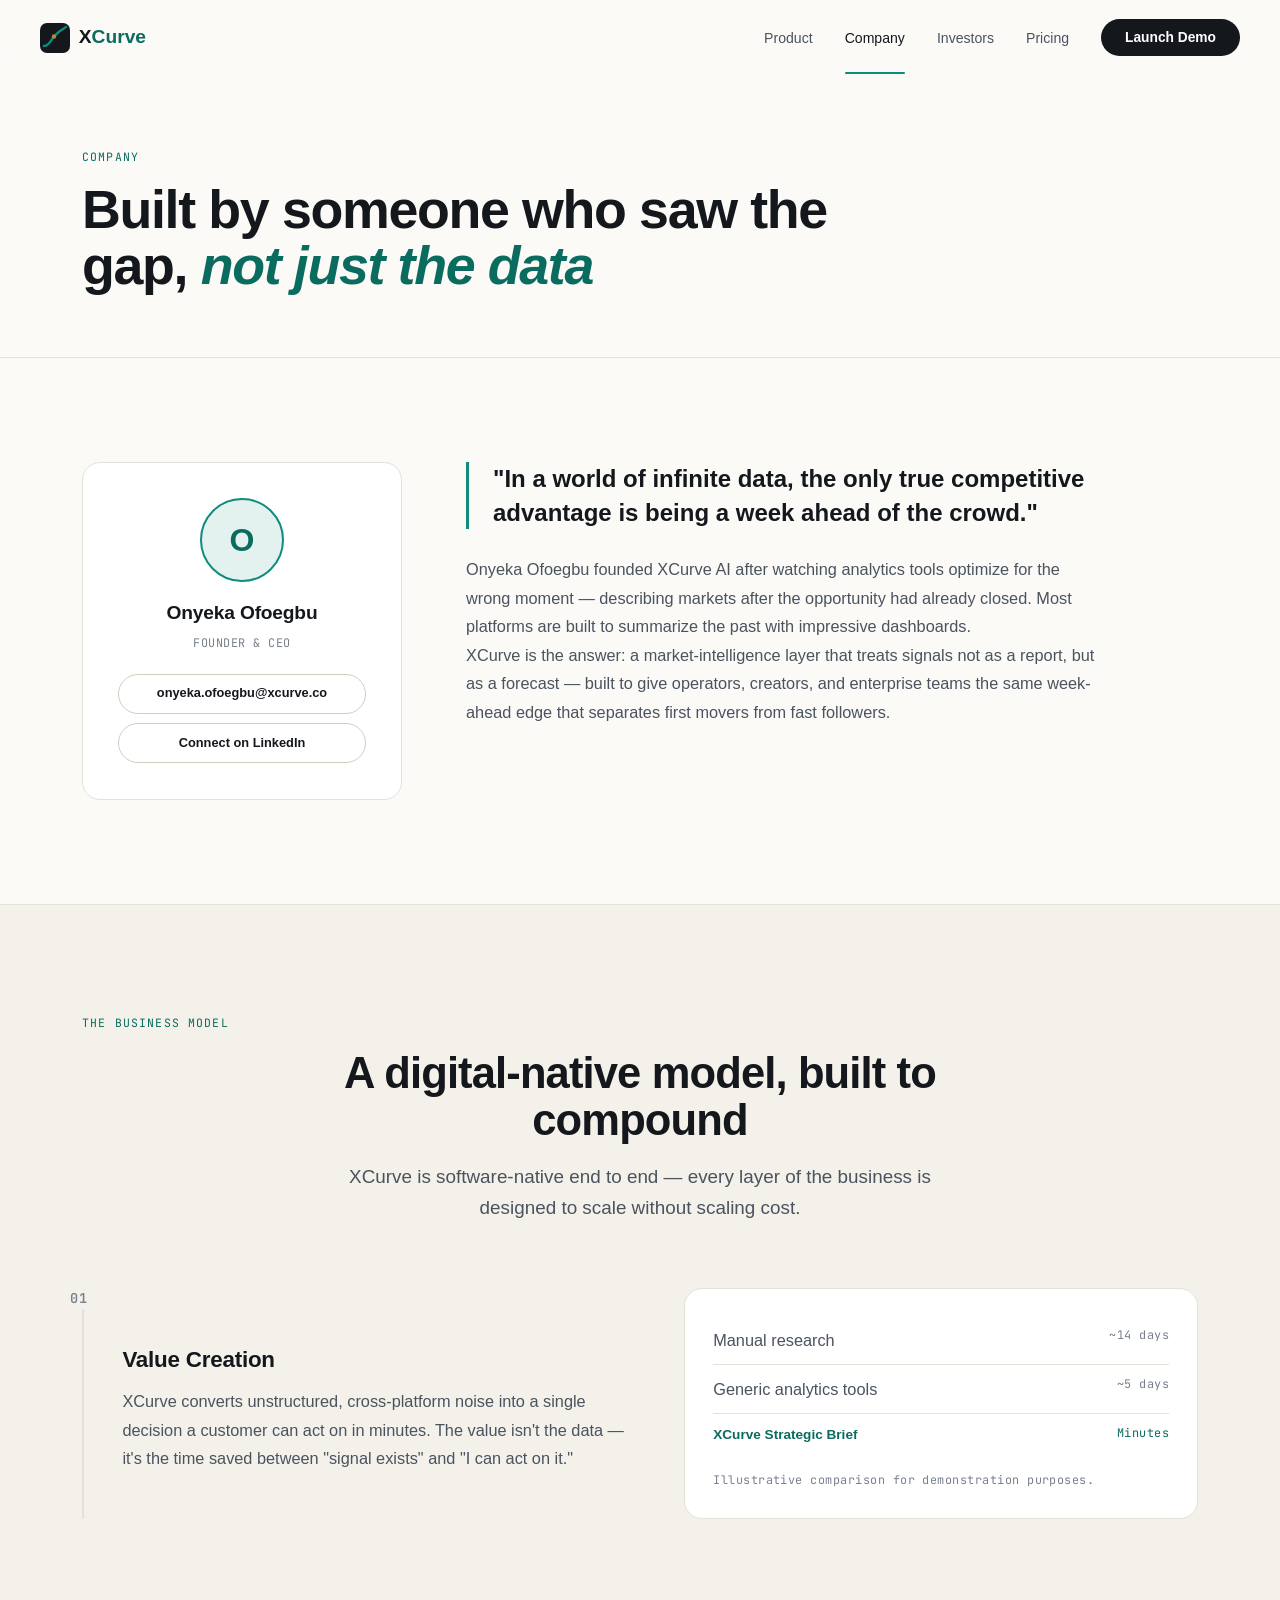
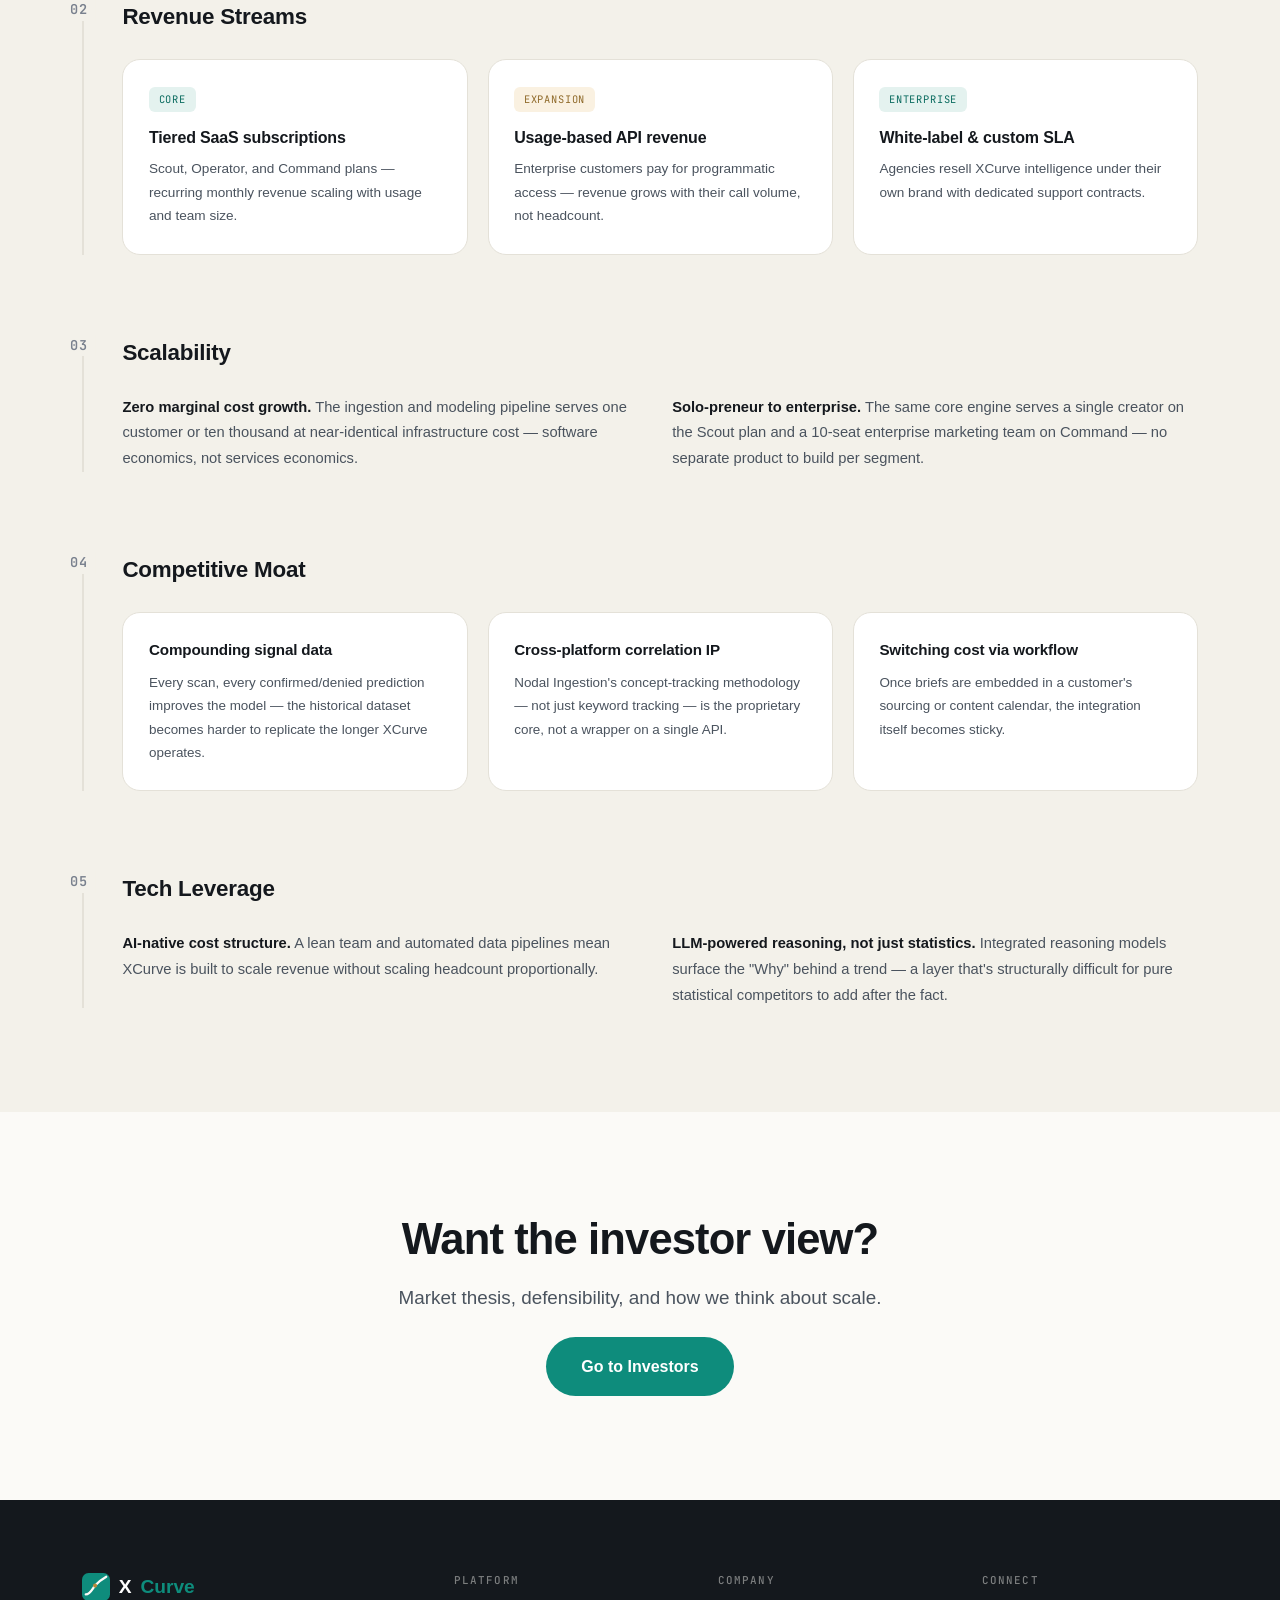
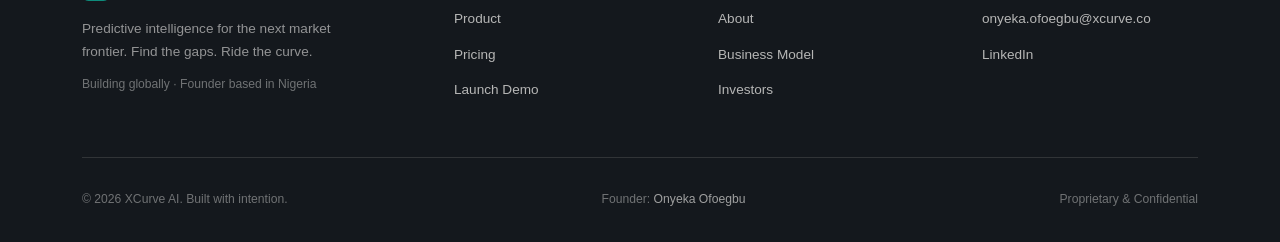
<file: company.html>
<!DOCTYPE html>
<html lang="en">
<head>
<meta charset="UTF-8" />
<meta name="viewport" content="width=device-width, initial-scale=1.0" />
<title>Company — XCurve AI | Our Story & Business Model</title>
<meta name="description" content="XCurve AI's founder story and digital-native business model: value creation, revenue streams, scalability, competitive moat, and tech leverage." />
<meta name="theme-color" content="#0E8C7C" />
<link rel="icon" type="image/svg+xml" href="data:image/svg+xml,<svg xmlns='http://www.w3.org/2000/svg' viewBox='0 0 32 32'><rect width='32' height='32' rx='7' fill='%23FBFAF7'/><path d='M4 24C10 24 12 18 16 14 20 10 22 9 28 5' fill='none' stroke='%230E8C7C' stroke-width='3' stroke-linecap='round'/><circle cx='16' cy='14' r='2.5' fill='%23B8893B'/></svg>" />
<link rel="preconnect" href="https://api.fontshare.com" crossorigin />
<link rel="preconnect" href="https://fonts.googleapis.com" crossorigin />
<link rel="stylesheet" href="./xcurve.css" />
</head>
<body>

<nav id="nav">
  <a href="index.html" class="nav__logo">
    <svg width="30" height="30" viewBox="0 0 30 30" fill="none"><rect width="30" height="30" rx="7" fill="#14181D"/><path d="M4 23C9 23 11 17 14 13.5 17 10 19 8 26 4" stroke="#0E8C7C" stroke-width="2.4" stroke-linecap="round" fill="none"/><circle cx="14" cy="13.5" r="2.2" fill="#B8893B"/></svg>
    <span>X<em>Curve</em></span>
  </a>
  <ul class="nav__links" id="nav-links">
    <li><a href="product.html">Product</a></li>
    <li><a href="company.html">Company</a></li>
    <li><a href="investors.html">Investors</a></li>
    <li><a href="pricing.html">Pricing</a></li>
    <li><a href="demo.html" class="nav__cta">Launch Demo</a></li>
  </ul>
  <button class="nav__burger" id="nav-burger" aria-label="Toggle menu"><span></span><span></span><span></span></button>
</nav>

<header class="page-hero">
  <div class="wrap">
    <p class="page-hero__kicker">Company</p>
    <h1 class="h-display" style="font-size:clamp(2.4rem,4.2vw,3.6rem); max-width:780px;">Built by someone who saw the gap, <span class="italic txt-teal">not just the data</span></h1>
  </div>
</header>

<!-- ── FOUNDER ── -->
<section class="section-pad">
  <div class="wrap g-founder" style="gap:4rem; align-items:start;">
    <div class="card reveal" style="padding:2.2rem; text-align:center;">
      <div style="width:84px; height:84px; border-radius:50%; border:2px solid var(--teal); margin:0 auto 1rem; display:grid; place-items:center; font-family:var(--f-display); font-size:2rem; font-weight:700; background:var(--teal-tint); color:var(--teal-deep);">O</div>
      <h3 style="font-family:var(--f-display); font-size:1.2rem; font-weight:700;">Onyeka Ofoegbu</h3>
      <p class="fine" style="margin:.3rem 0 1.3rem;">FOUNDER & CEO</p>
      <div style="display:flex; flex-direction:column; gap:.6rem;">
        <a href="mailto:onyeka.ofoegbu@xcurve.co" class="btn btn--ghost" style="font-size:.8rem; padding:.55rem 1rem; justify-content:center;">onyeka.ofoegbu@xcurve.co</a>
        <a href="https://www.linkedin.com/in/onyeka-ofoegbu-446b8630a/" target="_blank" rel="noopener" class="btn btn--ghost" style="font-size:.8rem; padding:.55rem 1rem; justify-content:center;">Connect on LinkedIn</a>
      </div>
    </div>
    <div>
      <blockquote class="reveal" style="font-family:var(--f-display); font-size:1.5rem; font-weight:600; line-height:1.4; border-left:3px solid var(--teal); padding-left:1.5rem; margin-bottom:1.6rem;">
        "In a world of infinite data, the only true competitive advantage is being a week ahead of the crowd."
      </blockquote>
      <p class="body-text reveal" style="max-width:640px;">Onyeka Ofoegbu founded XCurve AI after watching analytics tools optimize for the wrong moment — describing markets after the opportunity had already closed. Most platforms are built to summarize the past with impressive dashboards.</p>
      <p class="body-text reveal" style="max-width:640px;">XCurve is the answer: a market-intelligence layer that treats signals not as a report, but as a forecast — built to give operators, creators, and enterprise teams the same week-ahead edge that separates first movers from fast followers.</p>
    </div>
  </div>
</section>

<!-- ── BUSINESS MODEL ── -->
<section class="section-pad" id="business-model" style="background:var(--paper-dim); border-top:1px solid var(--line);">
  <div class="wrap">
    <p class="eyebrow eyebrow--center" style="justify-content:center;">The Business Model</p>
    <h2 class="h-section reveal" style="text-align:center; max-width:700px; margin:0 auto 1rem;">A digital-native model, built to compound</h2>
    <p class="lede reveal" style="text-align:center; margin:0 auto 4rem;">XCurve is software-native end to end — every layer of the business is designed to scale without scaling cost.</p>

    <!-- value creation -->
    <div class="model-row reveal">
    <div class="g-2" style="gap:3rem; align-items:center; margin-bottom:5rem;">
      <div>
        <span class="fine model-num">01</span>
        <h3 class="h-sub" style="margin-top:.5rem;">Value Creation</h3>
        <p class="body-text">XCurve converts unstructured, cross-platform noise into a single decision a customer can act on in minutes. The value isn't the data — it's the time saved between "signal exists" and "I can act on it."</p>
      </div>
      <div class="card" style="padding:1.75rem;">
        <div style="display:flex; justify-content:space-between; font-size:.85rem; padding:.6rem 0; border-bottom:1px solid var(--line);"><span class="body-text" style="margin:0;">Manual research</span><span class="fine">~14 days</span></div>
        <div style="display:flex; justify-content:space-between; font-size:.85rem; padding:.6rem 0; border-bottom:1px solid var(--line);"><span class="body-text" style="margin:0;">Generic analytics tools</span><span class="fine">~5 days</span></div>
        <div style="display:flex; justify-content:space-between; font-size:.85rem; padding:.6rem 0;"><span style="color:var(--teal-deep); font-weight:600;">XCurve Strategic Brief</span><span class="fine" style="color:var(--teal-deep);">Minutes</span></div>
        <p class="fine" style="margin-top:1rem;">Illustrative comparison for demonstration purposes.</p>
      </div>
    </div>
    </div>

    <!-- revenue streams -->
    <div class="model-row reveal" style="margin-bottom:5rem;">
      <span class="fine model-num">02</span>
      <h3 class="h-sub" style="margin-top:.5rem; margin-bottom:1.5rem;">Revenue Streams</h3>
      <div class="g-3" style="gap:1.25rem;">
        <div class="card" style="padding:1.6rem;">
          <span class="tag">Core</span>
          <h4 style="font-size:1rem; margin:.8rem 0 .4rem;">Tiered SaaS subscriptions</h4>
          <p class="body-text" style="font-size:.85rem;">Scout, Operator, and Command plans — recurring monthly revenue scaling with usage and team size.</p>
        </div>
        <div class="card" style="padding:1.6rem;">
          <span class="tag tag--gold">Expansion</span>
          <h4 style="font-size:1rem; margin:.8rem 0 .4rem;">Usage-based API revenue</h4>
          <p class="body-text" style="font-size:.85rem;">Enterprise customers pay for programmatic access — revenue grows with their call volume, not headcount.</p>
        </div>
        <div class="card" style="padding:1.6rem;">
          <span class="tag">Enterprise</span>
          <h4 style="font-size:1rem; margin:.8rem 0 .4rem;">White-label & custom SLA</h4>
          <p class="body-text" style="font-size:.85rem;">Agencies resell XCurve intelligence under their own brand with dedicated support contracts.</p>
        </div>
      </div>
    </div>

    <!-- scalability -->
    <div class="model-row reveal" style="margin-bottom:5rem;">
      <span class="fine model-num">03</span>
      <h3 class="h-sub" style="margin-top:.5rem; margin-bottom:1.5rem;">Scalability</h3>
      <div class="g-2" style="gap:1.5rem;">
        <div class="body-text" style="font-size:.92rem;">
          <strong style="color:var(--ink);">Zero marginal cost growth.</strong> The ingestion and modeling pipeline serves one customer or ten thousand at near-identical infrastructure cost — software economics, not services economics.
        </div>
        <div class="body-text" style="font-size:.92rem;">
          <strong style="color:var(--ink);">Solo-preneur to enterprise.</strong> The same core engine serves a single creator on the Scout plan and a 10-seat enterprise marketing team on Command — no separate product to build per segment.
        </div>
      </div>
    </div>

    <!-- competitive moat -->
    <div class="model-row reveal" style="margin-bottom:5rem;">
      <span class="fine model-num">04</span>
      <h3 class="h-sub" style="margin-top:.5rem; margin-bottom:1.5rem;">Competitive Moat</h3>
      <div class="g-3" style="gap:1.25rem;">
        <div class="card" style="padding:1.6rem;">
          <h4 style="font-size:.95rem; margin-bottom:.5rem;">Compounding signal data</h4>
          <p class="body-text" style="font-size:.84rem;">Every scan, every confirmed/denied prediction improves the model — the historical dataset becomes harder to replicate the longer XCurve operates.</p>
        </div>
        <div class="card" style="padding:1.6rem;">
          <h4 style="font-size:.95rem; margin-bottom:.5rem;">Cross-platform correlation IP</h4>
          <p class="body-text" style="font-size:.84rem;">Nodal Ingestion's concept-tracking methodology — not just keyword tracking — is the proprietary core, not a wrapper on a single API.</p>
        </div>
        <div class="card" style="padding:1.6rem;">
          <h4 style="font-size:.95rem; margin-bottom:.5rem;">Switching cost via workflow</h4>
          <p class="body-text" style="font-size:.84rem;">Once briefs are embedded in a customer's sourcing or content calendar, the integration itself becomes sticky.</p>
        </div>
      </div>
    </div>

    <!-- tech leverage -->
    <div class="model-row reveal">
      <span class="fine model-num">05</span>
      <h3 class="h-sub" style="margin-top:.5rem; margin-bottom:1.5rem;">Tech Leverage</h3>
      <div class="g-2" style="gap:1.5rem;">
        <div class="body-text" style="font-size:.92rem;">
          <strong style="color:var(--ink);">AI-native cost structure.</strong> A lean team and automated data pipelines mean XCurve is built to scale revenue without scaling headcount proportionally.
        </div>
        <div class="body-text" style="font-size:.92rem;">
          <strong style="color:var(--ink);">LLM-powered reasoning, not just statistics.</strong> Integrated reasoning models surface the "Why" behind a trend — a layer that's structurally difficult for pure statistical competitors to add after the fact.
        </div>
      </div>
    </div>

  </div>
</section>

<section class="section-pad" style="text-align:center;">
  <div class="wrap" style="max-width:600px; margin:0 auto;">
    <h2 class="h-section reveal">Want the investor view?</h2>
    <p class="lede reveal" style="margin:0 auto 1.5rem;">Market thesis, defensibility, and how we think about scale.</p>
    <a href="investors.html" class="btn btn--teal btn--lg">Go to Investors</a>
  </div>
</section>

<footer>
  <div class="wrap">
    <div class="footer-grid">
      <div>
        <a href="index.html" class="footer-brand">
          <svg width="28" height="28" viewBox="0 0 30 30" fill="none"><rect width="30" height="30" rx="7" fill="#0E8C7C"/><path d="M4 23C9 23 11 17 14 13.5 17 10 19 8 26 4" stroke="#FBFAF7" stroke-width="2.4" stroke-linecap="round" fill="none"/><circle cx="14" cy="13.5" r="2.2" fill="#B8893B"/></svg>
          X<em>Curve</em>
        </a>
        <p class="footer-desc">Predictive intelligence for the next market frontier. Find the gaps. Ride the curve.</p>
        <p class="footer-locale">Building globally · Founder based in Nigeria</p>
      </div>
      <div class="footer-col"><h4>Platform</h4><ul><li><a href="product.html">Product</a></li><li><a href="pricing.html">Pricing</a></li><li><a href="demo.html">Launch Demo</a></li></ul></div>
      <div class="footer-col"><h4>Company</h4><ul><li><a href="company.html">About</a></li><li><a href="company.html#business-model">Business Model</a></li><li><a href="investors.html">Investors</a></li></ul></div>
      <div class="footer-col"><h4>Connect</h4><ul><li><a href="mailto:onyeka.ofoegbu@xcurve.co">onyeka.ofoegbu@xcurve.co</a></li><li><a href="https://www.linkedin.com/in/onyeka-ofoegbu-446b8630a/" target="_blank" rel="noopener">LinkedIn</a></li></ul></div>
    </div>
    <div class="footer-bottom">
      <p>© 2026 XCurve AI. Built with intention.</p>
      <p>Founder: <a href="https://www.linkedin.com/in/onyeka-ofoegbu-446b8630a/" target="_blank" rel="noopener">Onyeka Ofoegbu</a></p>
      <p>Proprietary &amp; Confidential</p>
    </div>
  </div>
</footer>

<script src="./shared.js"></script>
</body>
</html>
</file>
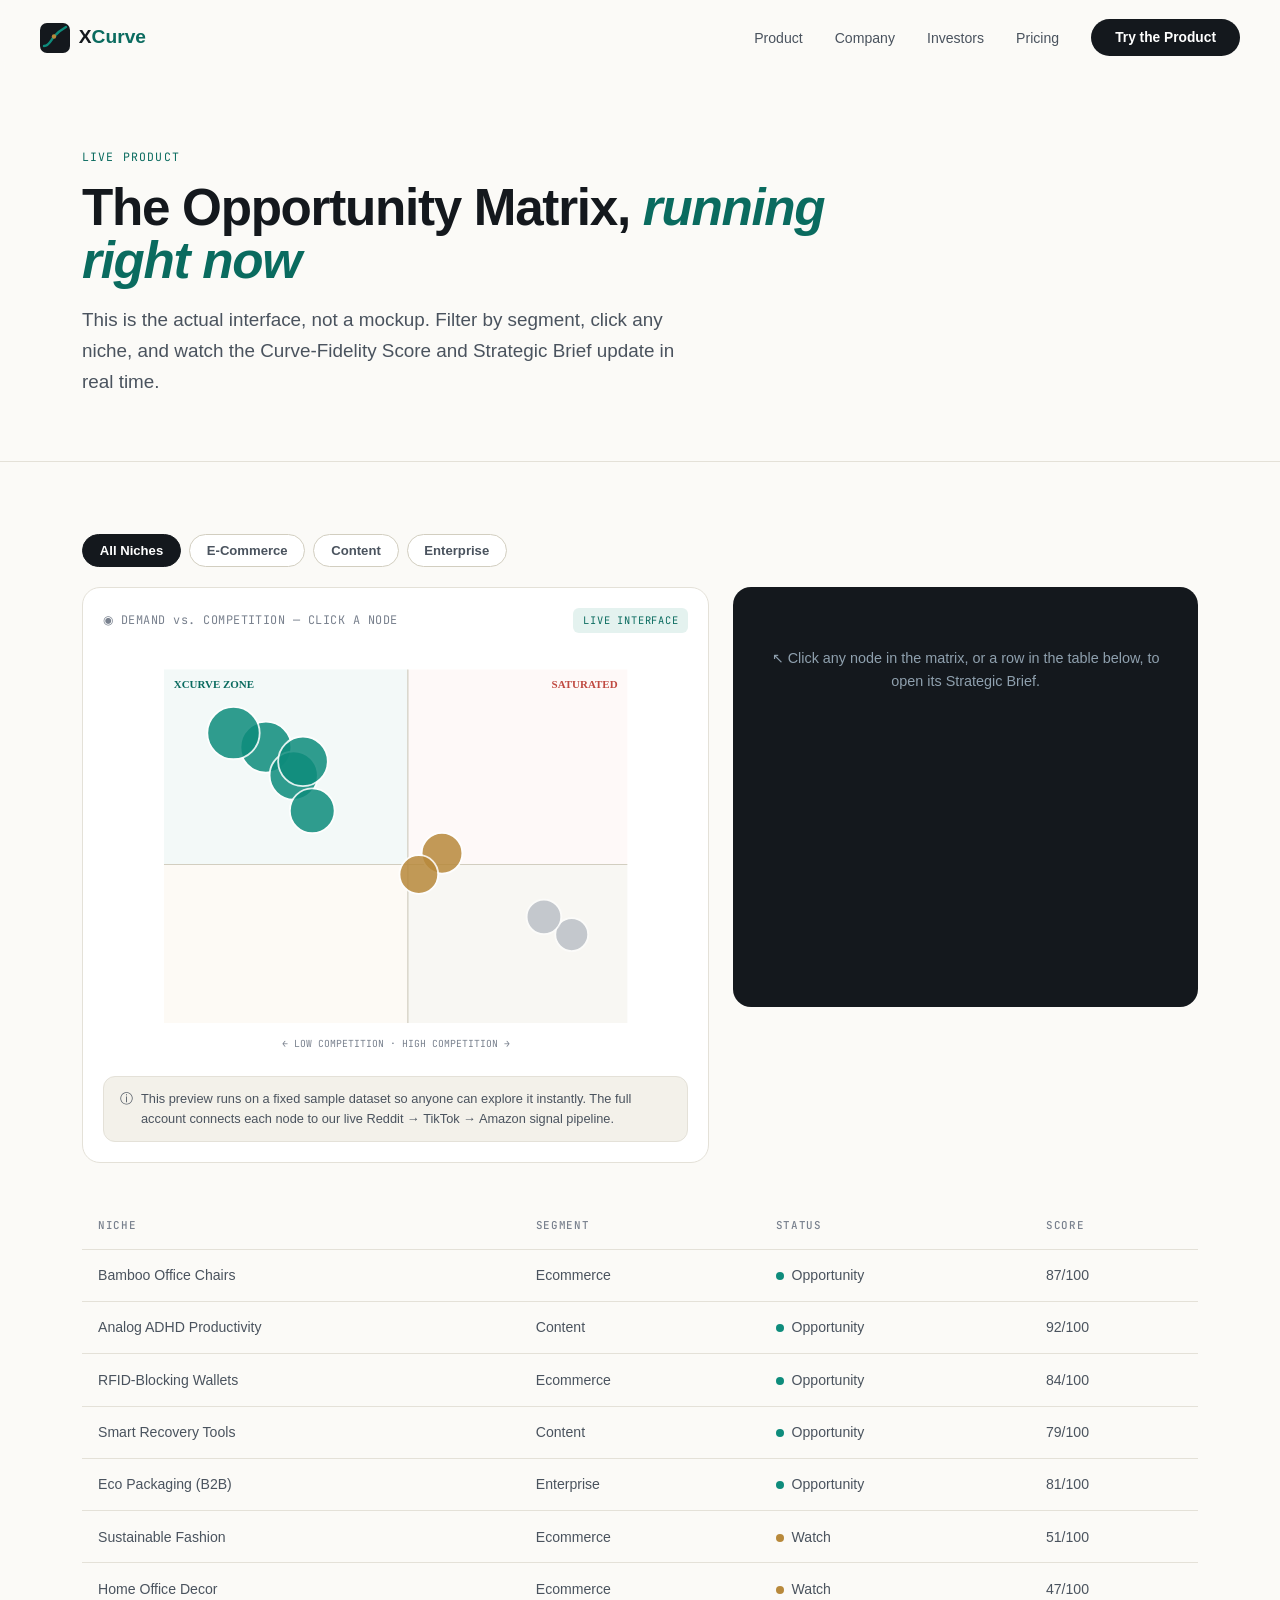
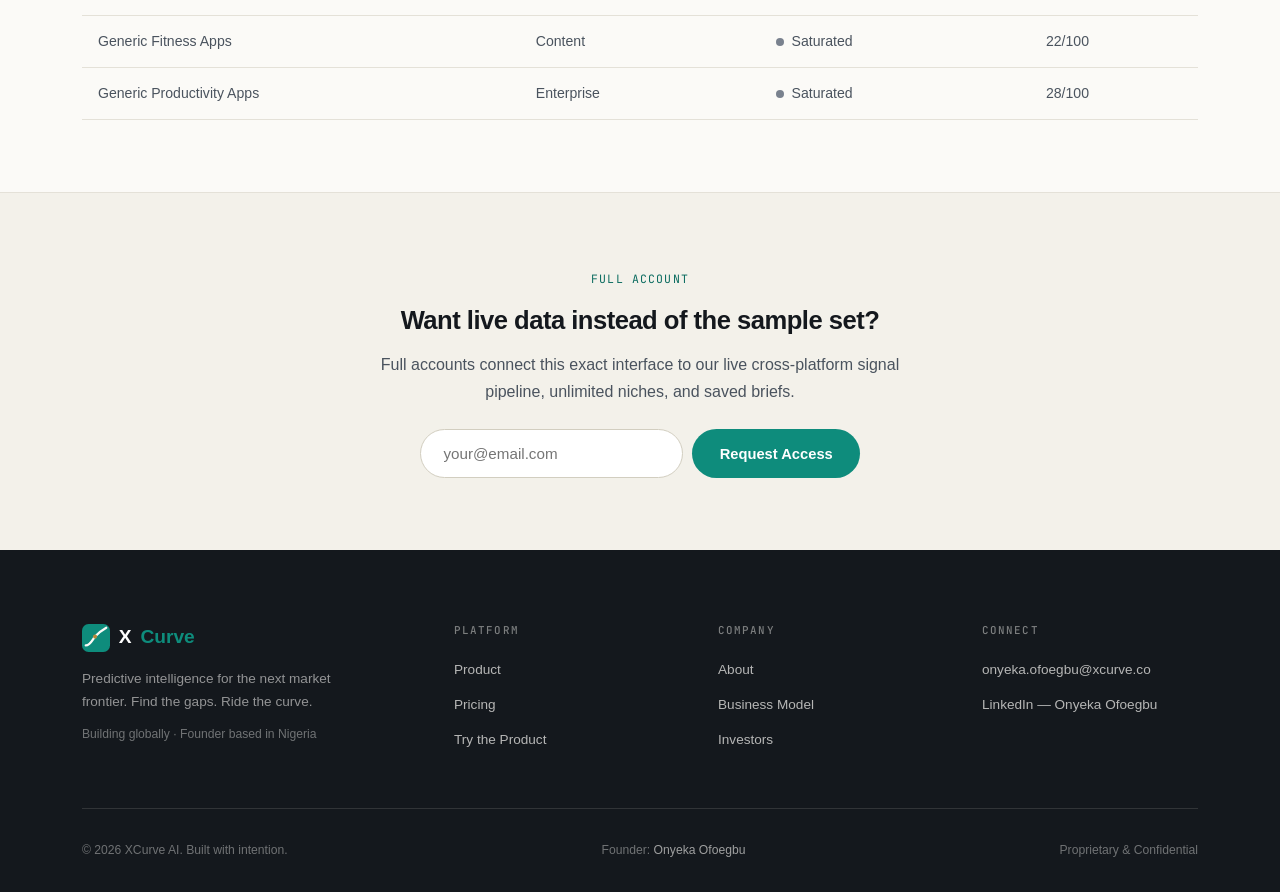
<file: demo.html>
<!DOCTYPE html>
<html lang="en">
<head>
<meta charset="UTF-8" />
<meta name="viewport" content="width=device-width, initial-scale=1.0" />
<title>Live Product Demo — XCurve AI | Opportunity Matrix Explorer</title>
<meta name="description" content="Explore XCurve AI's Opportunity Matrix live in your browser. Filter niches, click into any opportunity, and see a real Curve-Fidelity Score and Strategic Brief generated on the spot." />
<meta name="theme-color" content="#0E8C7C" />
<link rel="icon" type="image/svg+xml" href="data:image/svg+xml,<svg xmlns='http://www.w3.org/2000/svg' viewBox='0 0 32 32'><rect width='32' height='32' rx='7' fill='%23FBFAF7'/><path d='M4 24C10 24 12 18 16 14 20 10 22 9 28 5' fill='none' stroke='%230E8C7C' stroke-width='3' stroke-linecap='round'/><circle cx='16' cy='14' r='2.5' fill='%23B8893B'/></svg>" />
<link rel="preconnect" href="https://api.fontshare.com" crossorigin />
<link rel="preconnect" href="https://fonts.googleapis.com" crossorigin />
<link rel="stylesheet" href="./xcurve.css" />
<style>
  /* ── Product tool — page-specific styles ─────────────────── */
  .tool-shell {
    display: grid; grid-template-columns: 1.35fr 1fr; gap: 1.5rem;
    align-items: start;
  }
  @media (max-width: 960px) { .tool-shell { grid-template-columns: 1fr; } }

  .filter-row { display: flex; gap: .5rem; flex-wrap: wrap; margin-bottom: 1.25rem; }
  .filter-pill {
    font-family: var(--f-body); font-size: .82rem; font-weight: 600;
    padding: .5rem 1.05rem; border-radius: var(--r-pill);
    border: 1.5px solid var(--line-strong); background: var(--card); color: var(--ink-soft);
    transition: background var(--t2) var(--ease), border-color var(--t2) var(--ease), color var(--t2) var(--ease);
  }
  .filter-pill:hover { border-color: var(--teal); color: var(--teal-deep); }
  .filter-pill.active { background: var(--ink); border-color: var(--ink); color: #fff; }

  .matrix-stage {
    background: var(--card); border: 1px solid var(--line); border-radius: var(--r3);
    padding: 1.25rem; position: relative;
  }
  #matrixSvg { width: 100%; height: auto; display: block; }
  .node {
    cursor: pointer; transition: transform .2s var(--ease-spring), opacity .2s ease;
    transform-origin: center; transform-box: fill-box;
  }
  .node:hover, .node:focus-visible { transform: scale(1.18); outline: none; }
  .node.is-selected { transform: scale(1.28); }
  .node-label {
    font-family: var(--f-body); font-size: 8.5px; font-weight: 700; fill: #fff;
    pointer-events: none; text-anchor: middle;
  }

  .detail-panel {
    background: var(--ink); color: #fff; border-radius: var(--r3);
    padding: 1.75rem; min-height: 420px;
    display: flex; flex-direction: column;
  }
  .detail-empty { color: #8FA0AE; font-size: .9rem; margin-top: 2rem; text-align: center; }
  .detail-tag {
    display: inline-flex; align-items: center; gap: .4rem;
    font-family: var(--f-mono); font-size: .68rem; letter-spacing: .08em; text-transform: uppercase;
    padding: .25rem .65rem; border-radius: var(--r1); width: fit-content;
  }
  .detail-tag.opportunity { background: rgba(14,140,124,.22); color: #3FFFEA; }
  .detail-tag.watch       { background: rgba(184,137,59,.22); color: #E8C27E; }
  .detail-tag.saturated   { background: rgba(255,255,255,.08); color: #8FA0AE; }

  .score-ring-wrap { display: flex; align-items: center; gap: 1rem; margin: 1.1rem 0; }
  .score-num { font-family: var(--f-display); font-size: 2.6rem; font-weight: 700; color: #3FFFEA; line-height: 1; }
  .score-bar-track { flex: 1; height: 8px; background: #2A3746; border-radius: 99px; overflow: hidden; }
  .score-bar-fill { height: 100%; background: linear-gradient(90deg, #0E8C7C, #3FFFEA); width: 0%; transition: width .8s var(--ease-out); border-radius: 99px; }

  .brief-text {
    font-family: var(--f-mono); font-size: .92rem; line-height: 1.65; color: #E4EAF0;
    border-left: 2px solid var(--teal); padding-left: 1rem; margin-top: .5rem;
  }

  .data-table-wrap { margin-top: 2.5rem; overflow-x: auto; }
  .data-row { cursor: pointer; transition: background var(--t1) var(--ease); }
  .data-row:hover, .data-row.is-selected { background: var(--teal-tint); }
  .status-dot { display: inline-block; width: 8px; height: 8px; border-radius: 50%; margin-right: .5rem; }
  .status-dot.opportunity { background: var(--teal); }
  .status-dot.watch { background: var(--gold); }
  .status-dot.saturated { background: var(--ink-faint); }

  .sample-note {
    display: flex; gap: .5rem; align-items: flex-start;
    background: var(--paper-dim); border: 1px solid var(--line);
    border-radius: var(--r2); padding: .8rem 1rem; margin-top: 1rem;
    font-size: .8rem; color: var(--ink-soft); line-height: 1.5;
  }
</style>
</head>
<body>

<nav id="nav">
  <a href="index.html" class="nav__logo">
    <svg width="30" height="30" viewBox="0 0 30 30" fill="none"><rect width="30" height="30" rx="7" fill="#14181D"/><path d="M4 23C9 23 11 17 14 13.5 17 10 19 8 26 4" stroke="#0E8C7C" stroke-width="2.4" stroke-linecap="round" fill="none"/><circle cx="14" cy="13.5" r="2.2" fill="#B8893B"/></svg>
    <span>X<em>Curve</em></span>
  </a>
  <ul class="nav__links" id="nav-links">
    <li><a href="product.html">Product</a></li>
    <li><a href="company.html">Company</a></li>
    <li><a href="investors.html">Investors</a></li>
    <li><a href="pricing.html">Pricing</a></li>
    <li><a href="demo.html" class="nav__cta is-active">Try the Product</a></li>
  </ul>
  <button class="nav__burger" id="nav-burger" aria-label="Toggle menu"><span></span><span></span><span></span></button>
</nav>

<header class="page-hero">
  <div class="wrap">
    <p class="page-hero__kicker">Live Product</p>
    <h1 class="h-display" style="font-size:clamp(2.2rem,4vw,3.2rem); max-width:820px;">The Opportunity Matrix, <span class="italic txt-teal">running right now</span></h1>
    <p class="lede" style="margin-top:1rem;">This is the actual interface, not a mockup. Filter by segment, click any niche, and watch the Curve-Fidelity Score and Strategic Brief update in real time.</p>
  </div>
</header>

<section class="section-pad-sm">
  <div class="wrap">

    <div class="filter-row" id="filterRow">
      <button class="filter-pill active" data-filter="all">All Niches</button>
      <button class="filter-pill" data-filter="ecommerce">E-Commerce</button>
      <button class="filter-pill" data-filter="content">Content</button>
      <button class="filter-pill" data-filter="enterprise">Enterprise</button>
    </div>

    <div class="tool-shell">

      <!-- ── Scatter stage ── -->
      <div class="matrix-stage reveal">
        <div style="display:flex; justify-content:space-between; align-items:center; margin-bottom:.75rem;">
          <span class="fine">◉ DEMAND vs. COMPETITION — CLICK A NODE</span>
          <span class="tag">LIVE INTERFACE</span>
        </div>
        <svg id="matrixSvg" viewBox="0 0 480 340" role="group" aria-label="Opportunity matrix — clickable niche nodes">
          <!-- quadrant fills -->
          <rect x="50" y="20" width="200" height="160" fill="#E4F2EF" opacity=".45"/>
          <rect x="250" y="20" width="180" height="160" fill="#FBEDEA" opacity=".35"/>
          <rect x="50" y="180" width="200" height="130" fill="#FAF1E1" opacity=".35"/>
          <rect x="250" y="180" width="180" height="130" fill="#F3F1EA" opacity=".55"/>
          <line x1="250" y1="20" x2="250" y2="310" stroke="#D2CEC0" stroke-width="1"/>
          <line x1="50" y1="180" x2="430" y2="180" stroke="#D2CEC0" stroke-width="1"/>
          <text x="58" y="35" font-family="Satoshi" font-size="9" fill="#0A6B5F" font-weight="700">XCURVE ZONE</text>
          <text x="422" y="35" text-anchor="end" font-family="Satoshi" font-size="9" fill="#C04A41" font-weight="700">SATURATED</text>
          <text x="240" y="330" text-anchor="middle" font-family="JetBrains Mono" font-size="8" fill="#79818E">← LOW COMPETITION · HIGH COMPETITION →</text>
          <g id="nodesLayer"></g>
        </svg>
        <p class="sample-note">
          <span>ⓘ</span>
          <span>This preview runs on a fixed sample dataset so anyone can explore it instantly. The full account connects each node to our live Reddit → TikTok → Amazon signal pipeline.</span>
        </p>
      </div>

      <!-- ── Detail panel ── -->
      <div class="detail-panel reveal" id="detailPanel">
        <div id="detailEmpty" class="detail-empty">
          ↖ Click any node in the matrix, or a row in the table below, to open its Strategic Brief.
        </div>
        <div id="detailContent" style="display:none;">
          <span class="detail-tag" id="detailTag">Opportunity</span>
          <h3 style="font-family:var(--f-display); font-size:1.4rem; font-weight:700; margin-top:.7rem;" id="detailName">—</h3>
          <span class="fine" style="color:#8FA0AE;" id="detailCategory">—</span>

          <div class="score-ring-wrap">
            <span class="score-num" id="detailScore">0</span>
            <div class="score-bar-track"><div class="score-bar-fill" id="detailScoreBar"></div></div>
          </div>

          <span class="fine" style="color:#8FA0AE; text-transform:uppercase;">Strategic Brief</span>
          <p class="brief-text" id="detailBrief">—</p>
        </div>
      </div>
    </div>

    <!-- ── Synced data table ── -->
    <div class="data-table-wrap">
      <table class="xc-table" id="dataTable" aria-label="All tracked niches">
        <thead>
          <tr><th>Niche</th><th>Segment</th><th>Status</th><th>Score</th></tr>
        </thead>
        <tbody id="dataTableBody"></tbody>
      </table>
    </div>

  </div>
</section>

<!-- ── Secondary CTA — full account, not the primary gate ── -->
<section class="section-pad-sm" style="background:var(--paper-dim); border-top:1px solid var(--line);">
  <div class="wrap" style="max-width:640px; margin:0 auto; text-align:center;">
    <p class="eyebrow eyebrow--center" style="justify-content:center;">Full Account</p>
    <h2 class="h-section reveal" style="font-size:1.6rem;">Want live data instead of the sample set?</h2>
    <p class="lede reveal" style="margin:0 auto 1.5rem; text-align:center; font-size:1rem;">Full accounts connect this exact interface to our live cross-platform signal pipeline, unlimited niches, and saved briefs.</p>

    <form id="waitlist-form" novalidate style="display:flex; gap:.6rem; max-width:440px; margin:0 auto; flex-wrap:wrap;">
      <input type="email" id="waitlist-email" class="field" placeholder="your@email.com" autocomplete="email" required style="flex:1; min-width:220px;" />
      <button type="submit" class="btn btn--teal" style="justify-content:center;">Request Access</button>
    </form>
    <div class="waitlist-success" id="waitlist-success" style="display:none; flex-direction:column; align-items:center; gap:.4rem; margin-top:1.25rem;">
      <span style="font-family:var(--f-display); font-size:1.1rem; font-weight:700; color:var(--teal-deep);">✓ Request received</span>
      <p class="body-text" style="font-size:.88rem;">We'll follow up by email. The interface above stays open — explore it any time.</p>
    </div>
  </div>
</section>

<footer>
  <div class="wrap">
    <div class="footer-grid">
      <div>
        <a href="index.html" class="footer-brand">
          <svg width="28" height="28" viewBox="0 0 30 30" fill="none"><rect width="30" height="30" rx="7" fill="#0E8C7C"/><path d="M4 23C9 23 11 17 14 13.5 17 10 19 8 26 4" stroke="#FBFAF7" stroke-width="2.4" stroke-linecap="round" fill="none"/><circle cx="14" cy="13.5" r="2.2" fill="#B8893B"/></svg>
          X<em>Curve</em>
        </a>
        <p class="footer-desc">Predictive intelligence for the next market frontier. Find the gaps. Ride the curve.</p>
        <p class="footer-locale">Building globally · Founder based in Nigeria</p>
      </div>
      <div class="footer-col"><h4>Platform</h4><ul><li><a href="product.html">Product</a></li><li><a href="pricing.html">Pricing</a></li><li><a href="demo.html">Try the Product</a></li></ul></div>
      <div class="footer-col"><h4>Company</h4><ul><li><a href="company.html">About</a></li><li><a href="company.html#business-model">Business Model</a></li><li><a href="investors.html">Investors</a></li></ul></div>
      <div class="footer-col"><h4>Connect</h4><ul><li><a href="mailto:onyeka.ofoegbu@xcurve.co">onyeka.ofoegbu@xcurve.co</a></li><li><a href="https://www.linkedin.com/in/onyeka-ofoegbu-446b8630a/" target="_blank" rel="noopener">LinkedIn — Onyeka Ofoegbu</a></li></ul></div>
    </div>
    <div class="footer-bottom">
      <p>© 2026 XCurve AI. Built with intention.</p>
      <p>Founder: <a href="https://www.linkedin.com/in/onyeka-ofoegbu-446b8630a/" target="_blank" rel="noopener">Onyeka Ofoegbu</a></p>
      <p>Proprietary &amp; Confidential</p>
    </div>
  </div>
</footer>

<script src="./shared.js"></script>
<script>
(function () {
  // ── Sample dataset — clearly illustrative, not a live feed ──
  const NICHES = [
    { id: "bamboo",     name: "Bamboo Office Chairs",      cat: "ecommerce", demand: 78, comp: 22, score: 87, status: "opportunity",
      brief: "Eco-conscious remote-work demand is climbing while quality bamboo office seating supply stays thin. Sourcing window: Q3 before mainstream retailers catch up." },
    { id: "adhd",       name: "Analog ADHD Productivity",  cat: "content",    demand: 82, comp: 15, score: 92, status: "opportunity",
      brief: "\u2018Productivity\u2019 is saturated, but \u2018analog productivity for ADHD\u2019 shows a 400% gap in high-quality video content. First movers can hold this niche 18+ months." },
    { id: "rfid",       name: "RFID-Blocking Wallets",     cat: "ecommerce", demand: 70, comp: 28, score: 84, status: "opportunity",
      brief: "Physical Security Anxiety is migrating from tech early-adopters to mainstream buyers. Estimated 6\u20139 week window before the category saturates." },
    { id: "recovery",   name: "Smart Recovery Tools",      cat: "content",    demand: 60, comp: 32, score: 79, status: "opportunity",
      brief: "A mutation of \u2018at-home fitness.\u2019 TikTok signal is roughly 3 weeks old; long-form YouTube coverage is still empty." },
    { id: "packaging",  name: "Eco Packaging (B2B)",       cat: "enterprise", demand: 74, comp: 30, score: 81, status: "opportunity",
      brief: "Enterprise procurement teams are shifting supplier requirements toward sustainable packaging ahead of upcoming regulatory cycles." },
    { id: "fashion",    name: "Sustainable Fashion",       cat: "ecommerce", demand: 48, comp: 60, score: 51, status: "watch",
      brief: "Demand is real but competitive density is rising fast. Still resolving whether this is a Flash Fad or a Structural Shift \u2014 worth monitoring, not betting on yet." },
    { id: "decor",      name: "Home Office Decor",         cat: "ecommerce", demand: 42, comp: 55, score: 47, status: "watch",
      brief: "Moderate, steady opportunity. Differentiation on execution will matter more here than pure timing." },
    { id: "fitness",    name: "Generic Fitness Apps",      cat: "content",    demand: 25, comp: 88, score: 22, status: "saturated",
      brief: "Fully saturated \u2014 hundreds of new entrants monthly and near-zero organic differentiation left in this category." },
    { id: "prodapps",   name: "Generic Productivity Apps", cat: "enterprise", demand: 30, comp: 82, score: 28, status: "saturated",
      brief: "Mainstream productivity tooling is a red ocean. Incumbents dominate every major discovery surface." },
  ];

  const svgNS = "http://www.w3.org/2000/svg";
  const nodesLayer = document.getElementById("nodesLayer");
  const tableBody = document.getElementById("dataTableBody");
  const detailEmpty = document.getElementById("detailEmpty");
  const detailContent = document.getElementById("detailContent");

  const plotX = v => 50 + (v / 100) * 380;   // competition axis (x)
  const plotY = v => 310 - (v / 100) * 290;  // demand axis (y, inverted)

  const statusColor = { opportunity: "#0E8C7C", watch: "#B8893B", saturated: "#9AA3AF" };

  let selectedId = null;

  function render() {
    const activeFilter = document.querySelector(".filter-pill.active")?.dataset.filter || "all";
    nodesLayer.innerHTML = "";
    tableBody.innerHTML = "";

    NICHES.forEach(n => {
      const visible = activeFilter === "all" || n.cat === activeFilter;
      if (!visible) return;

      // ── SVG node ──
      const r = 10 + (n.demand / 100) * 14;
      const g = document.createElementNS(svgNS, "g");
      g.setAttribute("class", "node" + (n.id === selectedId ? " is-selected" : ""));
      g.setAttribute("tabindex", "0");
      g.setAttribute("role", "button");
      g.setAttribute("aria-label", n.name + ", score " + n.score);

      const circle = document.createElementNS(svgNS, "circle");
      circle.setAttribute("cx", plotX(n.comp));
      circle.setAttribute("cy", plotY(n.demand));
      circle.setAttribute("r", r);
      circle.setAttribute("fill", statusColor[n.status]);
      circle.setAttribute("opacity", n.status === "saturated" ? "0.55" : "0.85");
      circle.setAttribute("stroke", "#fff");
      circle.setAttribute("stroke-width", "1.5");
      g.appendChild(circle);

      const title = document.createElementNS(svgNS, "title");
      title.textContent = n.name + " — score " + n.score + "/100";
      g.appendChild(title);

      const select = () => selectNiche(n.id);
      g.addEventListener("click", select);
      g.addEventListener("keydown", e => { if (e.key === "Enter" || e.key === " ") { e.preventDefault(); select(); } });

      nodesLayer.appendChild(g);

      // ── Table row ──
      const tr = document.createElement("tr");
      tr.className = "data-row" + (n.id === selectedId ? " is-selected" : "");
      tr.tabIndex = 0;
      tr.innerHTML = `
        <td>${n.name}</td>
        <td style="text-transform:capitalize;">${n.cat}</td>
        <td><span class="status-dot ${n.status}"></span>${n.status.charAt(0).toUpperCase() + n.status.slice(1)}</td>
        <td>${n.score}/100</td>
      `;
      tr.addEventListener("click", () => selectNiche(n.id));
      tr.addEventListener("keydown", e => { if (e.key === "Enter") selectNiche(n.id); });
      tableBody.appendChild(tr);
    });
  }

  function selectNiche(id) {
    selectedId = id;
    const n = NICHES.find(x => x.id === id);
    if (!n) return;

    detailEmpty.style.display = "none";
    detailContent.style.display = "block";

    const tagEl = document.getElementById("detailTag");
    tagEl.textContent = n.status.charAt(0).toUpperCase() + n.status.slice(1);
    tagEl.className = "detail-tag " + n.status;

    document.getElementById("detailName").textContent = n.name;
    document.getElementById("detailCategory").textContent = n.cat.charAt(0).toUpperCase() + n.cat.slice(1) + " segment";
    document.getElementById("detailBrief").textContent = n.brief;

    const scoreNum = document.getElementById("detailScore");
    const scoreBar = document.getElementById("detailScoreBar");
    scoreBar.style.width = "0%";
    let start = null;
    const dur = 700;
    function animate(ts) {
      if (!start) start = ts;
      const p = Math.min((ts - start) / dur, 1);
      scoreNum.textContent = Math.floor(p * n.score);
      if (p < 1) requestAnimationFrame(animate);
    }
    requestAnimationFrame(animate);
    scoreBar.style.width = n.score + "%";

    render(); // re-render to update selected highlight states
  }

  document.getElementById("filterRow").addEventListener("click", e => {
    const btn = e.target.closest(".filter-pill");
    if (!btn) return;
    document.querySelectorAll(".filter-pill").forEach(p => p.classList.remove("active"));
    btn.classList.add("active");
    render();
  });

  render();
})();
</script>
</body>
</html>
</file>
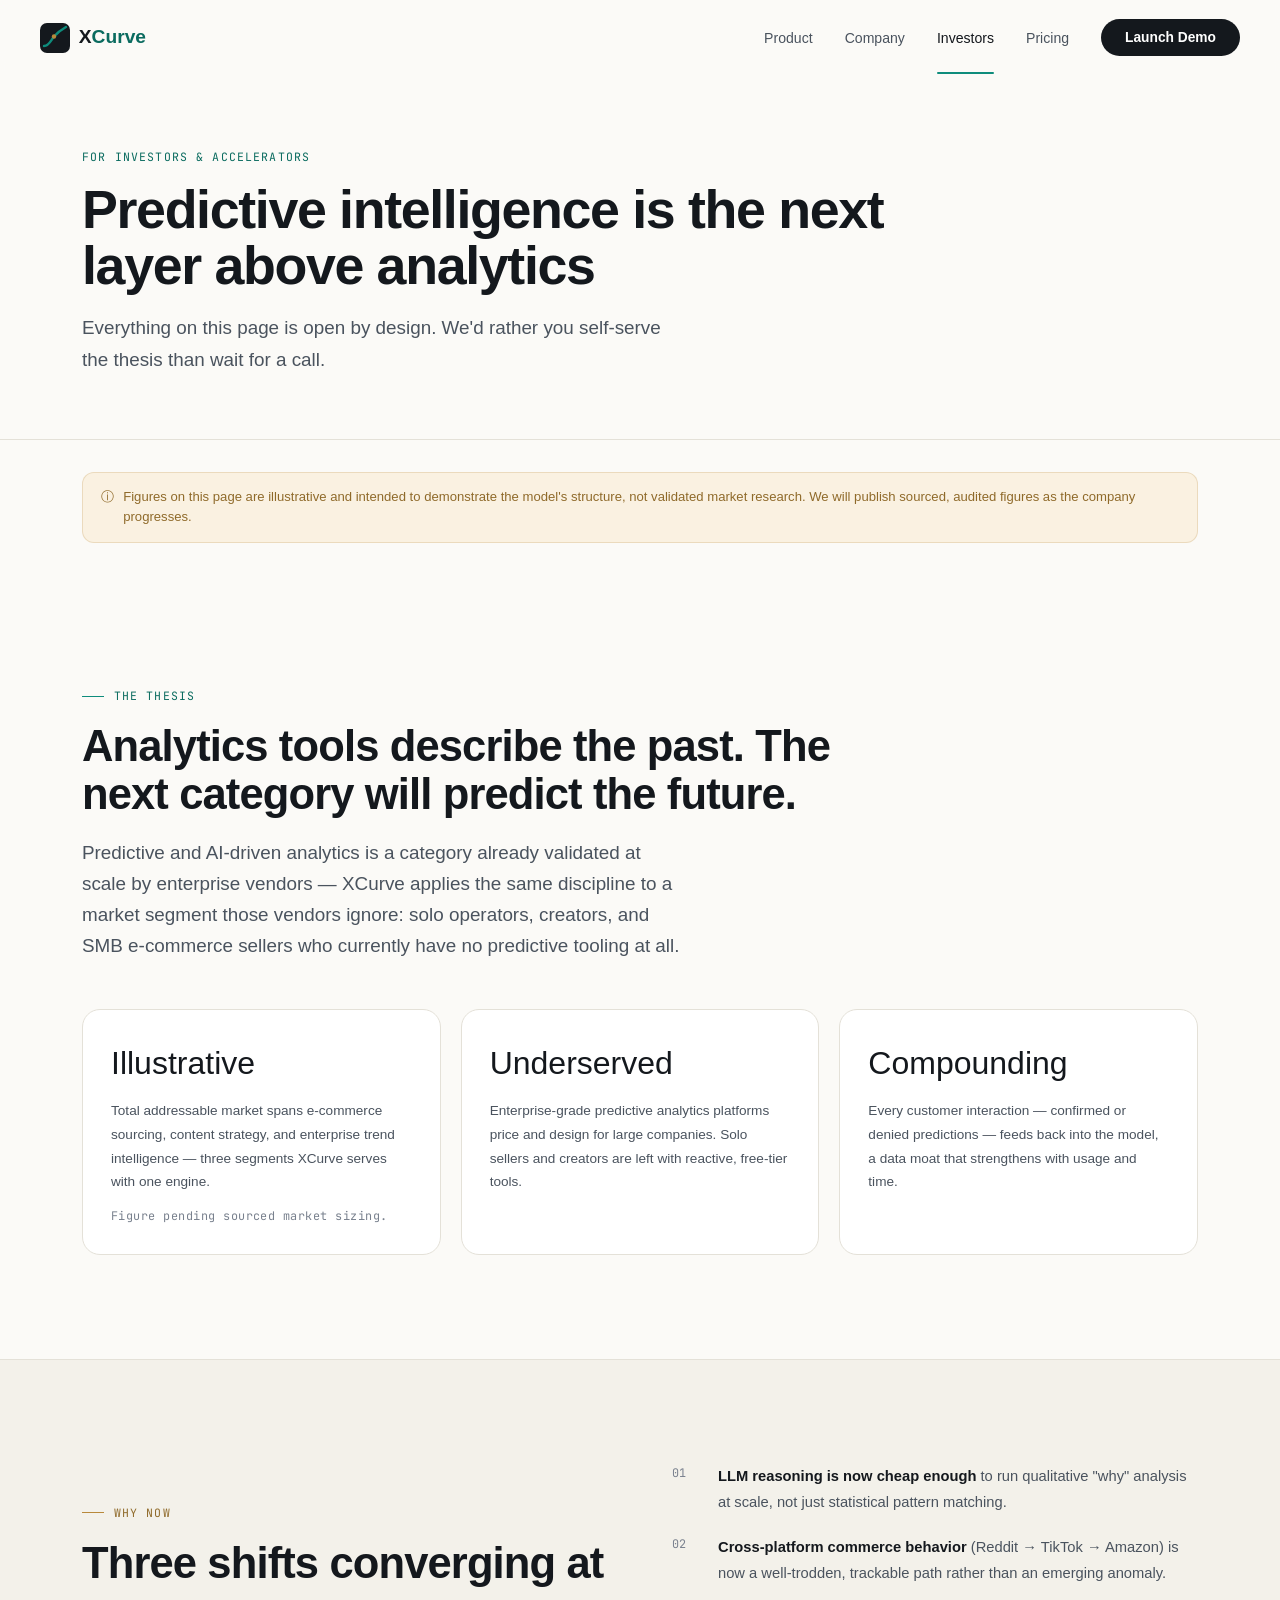
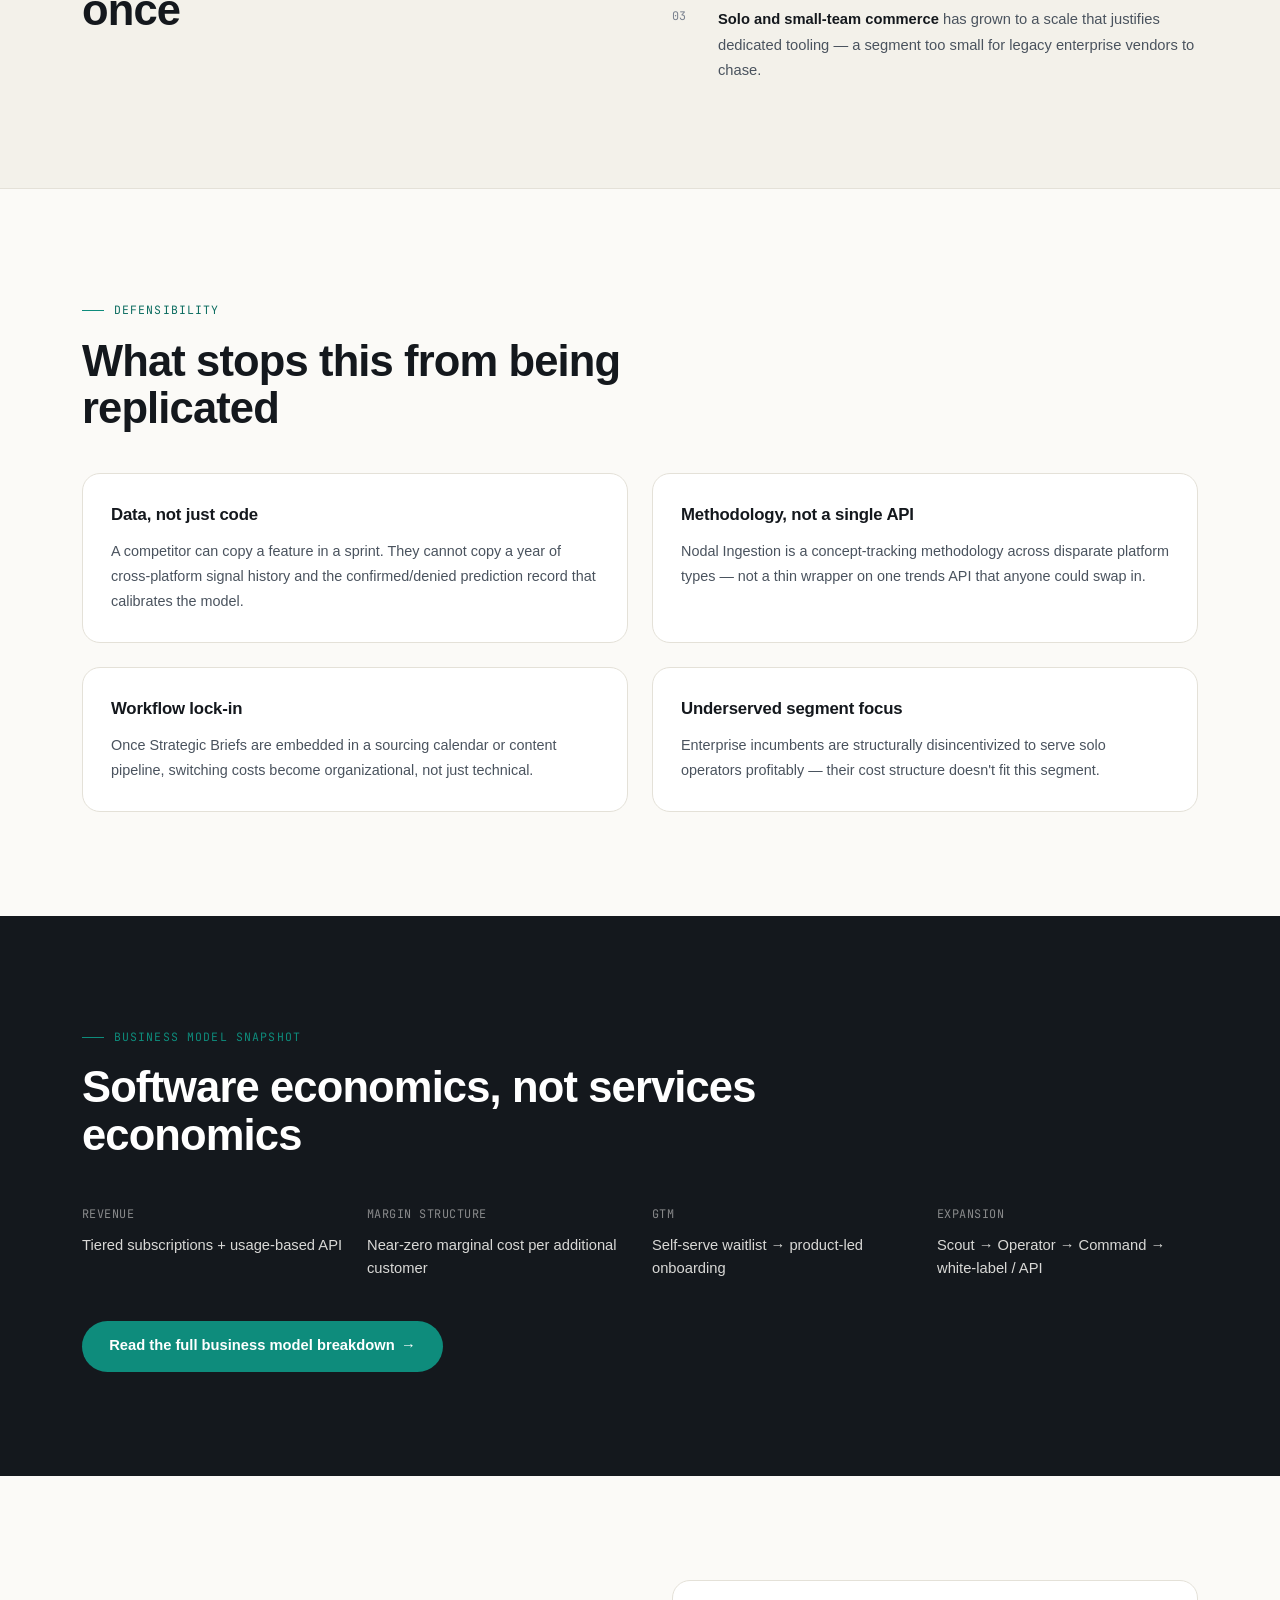
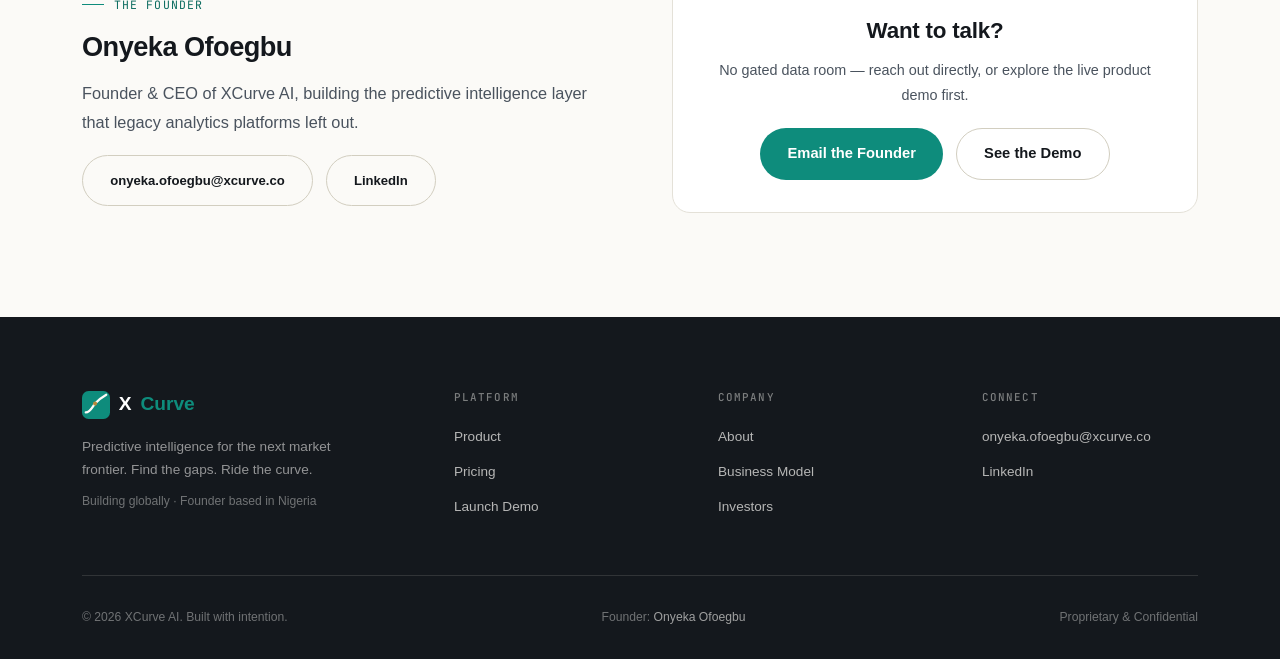
<file: investors.html>
<!DOCTYPE html>
<html lang="en">
<head>
<meta charset="UTF-8" />
<meta name="viewport" content="width=device-width, initial-scale=1.0" />
<title>Investors — XCurve AI | Market Thesis & Opportunity</title>
<meta name="description" content="The investment thesis behind XCurve AI: market opportunity, defensibility, and why predictive intelligence is the next frontier beyond reactive analytics." />
<meta name="theme-color" content="#0E8C7C" />
<link rel="icon" type="image/svg+xml" href="data:image/svg+xml,<svg xmlns='http://www.w3.org/2000/svg' viewBox='0 0 32 32'><rect width='32' height='32' rx='7' fill='%23FBFAF7'/><path d='M4 24C10 24 12 18 16 14 20 10 22 9 28 5' fill='none' stroke='%230E8C7C' stroke-width='3' stroke-linecap='round'/><circle cx='16' cy='14' r='2.5' fill='%23B8893B'/></svg>" />
<link rel="preconnect" href="https://api.fontshare.com" crossorigin />
<link rel="preconnect" href="https://fonts.googleapis.com" crossorigin />
<link rel="stylesheet" href="./xcurve.css" />
</head>
<body>

<nav id="nav">
  <a href="index.html" class="nav__logo">
    <svg width="30" height="30" viewBox="0 0 30 30" fill="none"><rect width="30" height="30" rx="7" fill="#14181D"/><path d="M4 23C9 23 11 17 14 13.5 17 10 19 8 26 4" stroke="#0E8C7C" stroke-width="2.4" stroke-linecap="round" fill="none"/><circle cx="14" cy="13.5" r="2.2" fill="#B8893B"/></svg>
    <span>X<em>Curve</em></span>
  </a>
  <ul class="nav__links" id="nav-links">
    <li><a href="product.html">Product</a></li>
    <li><a href="company.html">Company</a></li>
    <li><a href="investors.html">Investors</a></li>
    <li><a href="pricing.html">Pricing</a></li>
    <li><a href="demo.html" class="nav__cta">Launch Demo</a></li>
  </ul>
  <button class="nav__burger" id="nav-burger" aria-label="Toggle menu"><span></span><span></span><span></span></button>
</nav>

<header class="page-hero">
  <div class="wrap">
    <p class="page-hero__kicker">For Investors & Accelerators</p>
    <h1 class="h-display" style="font-size:clamp(2.4rem,4.2vw,3.6rem); max-width:820px;">Predictive intelligence is the next layer above analytics</h1>
    <p class="lede" style="margin-top:1.2rem;">Everything on this page is open by design. We'd rather you self-serve the thesis than wait for a call.</p>
  </div>
</header>

<!-- ── DISCLAIMER UP FRONT ── -->
<section style="padding:2rem 0;">
  <div class="wrap">
    <div class="disclaimer reveal">
      <span>ⓘ</span>
      <span>Figures on this page are illustrative and intended to demonstrate the model's structure, not validated market research. We will publish sourced, audited figures as the company progresses.</span>
    </div>
  </div>
</section>

<!-- ── MARKET THESIS ── -->
<section class="section-pad">
  <div class="wrap">
    <p class="eyebrow">The Thesis</p>
    <h2 class="h-section reveal" style="max-width:760px;">Analytics tools describe the past. The next category will predict the future.</h2>
    <p class="lede reveal" style="margin-top:1rem;">Predictive and AI-driven analytics is a category already validated at scale by enterprise vendors — XCurve applies the same discipline to a market segment those vendors ignore: solo operators, creators, and SMB e-commerce sellers who currently have no predictive tooling at all.</p>

    <div class="g-3" style="gap:1.25rem; margin-top:3rem;">
      <div class="card reveal thesis-card" style="padding:1.75rem;">
        <span class="stat-block val" style="font-size:2rem;">Illustrative</span>
        <p class="body-text" style="font-size:.85rem; margin-top:.6rem;">Total addressable market spans e-commerce sourcing, content strategy, and enterprise trend intelligence — three segments XCurve serves with one engine.</p>
        <p class="fine" style="margin-top:.8rem;">Figure pending sourced market sizing.</p>
      </div>
      <div class="card reveal thesis-card" style="padding:1.75rem;">
        <span class="stat-block val" style="font-size:2rem;">Underserved</span>
        <p class="body-text" style="font-size:.85rem; margin-top:.6rem;">Enterprise-grade predictive analytics platforms price and design for large companies. Solo sellers and creators are left with reactive, free-tier tools.</p>
      </div>
      <div class="card reveal thesis-card" style="padding:1.75rem;">
        <span class="stat-block val" style="font-size:2rem;">Compounding</span>
        <p class="body-text" style="font-size:.85rem; margin-top:.6rem;">Every customer interaction — confirmed or denied predictions — feeds back into the model, a data moat that strengthens with usage and time.</p>
      </div>
    </div>
  </div>
</section>

<!-- ── WHY NOW ── -->
<section class="section-pad" style="background:var(--paper-dim); border-top:1px solid var(--line); border-bottom:1px solid var(--line);">
  <div class="wrap g-2" style="gap:4rem; align-items:center;">
    <div>
      <p class="eyebrow eyebrow--gold">Why Now</p>
      <h2 class="h-section reveal">Three shifts converging at once</h2>
    </div>
    <div style="display:flex; flex-direction:column; gap:1.25rem;">
      <div class="reveal" style="display:flex; gap:1rem;">
        <span class="fine" style="flex-shrink:0; width:30px;">01</span>
        <p class="body-text" style="margin:0; font-size:.92rem;"><strong style="color:var(--ink);">LLM reasoning is now cheap enough</strong> to run qualitative "why" analysis at scale, not just statistical pattern matching.</p>
      </div>
      <div class="reveal" style="display:flex; gap:1rem;">
        <span class="fine" style="flex-shrink:0; width:30px;">02</span>
        <p class="body-text" style="margin:0; font-size:.92rem;"><strong style="color:var(--ink);">Cross-platform commerce behavior</strong> (Reddit → TikTok → Amazon) is now a well-trodden, trackable path rather than an emerging anomaly.</p>
      </div>
      <div class="reveal" style="display:flex; gap:1rem;">
        <span class="fine" style="flex-shrink:0; width:30px;">03</span>
        <p class="body-text" style="margin:0; font-size:.92rem;"><strong style="color:var(--ink);">Solo and small-team commerce</strong> has grown to a scale that justifies dedicated tooling — a segment too small for legacy enterprise vendors to chase.</p>
      </div>
    </div>
  </div>
</section>

<!-- ── DEFENSIBILITY ── -->
<section class="section-pad">
  <div class="wrap">
    <p class="eyebrow">Defensibility</p>
    <h2 class="h-section reveal" style="max-width:680px;">What stops this from being replicated</h2>
    <div class="g-2" style="gap:1.5rem; margin-top:2.5rem;">
      <div class="card reveal" style="padding:1.75rem;">
        <h3 class="h-sub" style="font-size:1.05rem;">Data, not just code</h3>
        <p class="body-text" style="font-size:.9rem;">A competitor can copy a feature in a sprint. They cannot copy a year of cross-platform signal history and the confirmed/denied prediction record that calibrates the model.</p>
      </div>
      <div class="card reveal" style="padding:1.75rem;">
        <h3 class="h-sub" style="font-size:1.05rem;">Methodology, not a single API</h3>
        <p class="body-text" style="font-size:.9rem;">Nodal Ingestion is a concept-tracking methodology across disparate platform types — not a thin wrapper on one trends API that anyone could swap in.</p>
      </div>
      <div class="card reveal" style="padding:1.75rem;">
        <h3 class="h-sub" style="font-size:1.05rem;">Workflow lock-in</h3>
        <p class="body-text" style="font-size:.9rem;">Once Strategic Briefs are embedded in a sourcing calendar or content pipeline, switching costs become organizational, not just technical.</p>
      </div>
      <div class="card reveal" style="padding:1.75rem;">
        <h3 class="h-sub" style="font-size:1.05rem;">Underserved segment focus</h3>
        <p class="body-text" style="font-size:.9rem;">Enterprise incumbents are structurally disincentivized to serve solo operators profitably — their cost structure doesn't fit this segment.</p>
      </div>
    </div>
  </div>
</section>

<!-- ── BUSINESS MODEL SNAPSHOT ── -->
<section class="section-pad" style="background:var(--ink); color:#fff;">
  <div class="wrap">
    <p class="eyebrow" style="color:var(--teal);">Business Model Snapshot</p>
    <h2 class="h-section reveal" style="color:#fff; max-width:680px;">Software economics, not services economics</h2>
    <div class="g-4" style="gap:1.5rem; margin-top:2.5rem;">
      <div class="reveal">
        <span class="fine" style="color:rgba(251,250,247,.5);">REVENUE</span>
        <p style="font-size:.92rem; margin-top:.5rem; color:rgba(251,250,247,.85);">Tiered subscriptions + usage-based API</p>
      </div>
      <div class="reveal">
        <span class="fine" style="color:rgba(251,250,247,.5);">MARGIN STRUCTURE</span>
        <p style="font-size:.92rem; margin-top:.5rem; color:rgba(251,250,247,.85);">Near-zero marginal cost per additional customer</p>
      </div>
      <div class="reveal">
        <span class="fine" style="color:rgba(251,250,247,.5);">GTM</span>
        <p style="font-size:.92rem; margin-top:.5rem; color:rgba(251,250,247,.85);">Self-serve waitlist → product-led onboarding</p>
      </div>
      <div class="reveal">
        <span class="fine" style="color:rgba(251,250,247,.5);">EXPANSION</span>
        <p style="font-size:.92rem; margin-top:.5rem; color:rgba(251,250,247,.85);">Scout → Operator → Command → white-label / API</p>
      </div>
    </div>
    <a href="company.html#business-model" class="btn btn--teal link-arrow" style="margin-top:2.5rem;">Read the full business model breakdown <span>→</span></a>
  </div>
</section>

<!-- ── FOUNDER + CTA ── -->
<section class="section-pad">
  <div class="wrap g-2" style="gap:4rem; align-items:center;">
    <div>
      <p class="eyebrow">The Founder</p>
      <h2 class="h-section reveal" style="font-size:1.7rem;">Onyeka Ofoegbu</h2>
      <p class="body-text reveal">Founder & CEO of XCurve AI, building the predictive intelligence layer that legacy analytics platforms left out.</p>
      <div style="display:flex; gap:.8rem; margin-top:1.2rem; flex-wrap:wrap;">
        <a href="mailto:onyeka.ofoegbu@xcurve.co" class="btn btn--ghost" style="font-size:.82rem;">onyeka.ofoegbu@xcurve.co</a>
        <a href="https://www.linkedin.com/in/onyeka-ofoegbu-446b8630a/" target="_blank" rel="noopener" class="btn btn--ghost" style="font-size:.82rem;">LinkedIn</a>
      </div>
    </div>
    <div class="card reveal" style="padding:2rem; text-align:center;">
      <h3 class="h-sub">Want to talk?</h3>
      <p class="body-text" style="margin:0 auto 1.2rem; font-size:.9rem;">No gated data room — reach out directly, or explore the live product demo first.</p>
      <div style="display:flex; gap:.8rem; justify-content:center; flex-wrap:wrap;">
        <a href="mailto:onyeka.ofoegbu@xcurve.co" class="btn btn--teal">Email the Founder</a>
        <a href="demo.html" class="btn btn--ghost">See the Demo</a>
      </div>
    </div>
  </div>
</section>

<footer>
  <div class="wrap">
    <div class="footer-grid">
      <div>
        <a href="index.html" class="footer-brand">
          <svg width="28" height="28" viewBox="0 0 30 30" fill="none"><rect width="30" height="30" rx="7" fill="#0E8C7C"/><path d="M4 23C9 23 11 17 14 13.5 17 10 19 8 26 4" stroke="#FBFAF7" stroke-width="2.4" stroke-linecap="round" fill="none"/><circle cx="14" cy="13.5" r="2.2" fill="#B8893B"/></svg>
          X<em>Curve</em>
        </a>
        <p class="footer-desc">Predictive intelligence for the next market frontier. Find the gaps. Ride the curve.</p>
        <p class="footer-locale">Building globally · Founder based in Nigeria</p>
      </div>
      <div class="footer-col"><h4>Platform</h4><ul><li><a href="product.html">Product</a></li><li><a href="pricing.html">Pricing</a></li><li><a href="demo.html">Launch Demo</a></li></ul></div>
      <div class="footer-col"><h4>Company</h4><ul><li><a href="company.html">About</a></li><li><a href="company.html#business-model">Business Model</a></li><li><a href="investors.html">Investors</a></li></ul></div>
      <div class="footer-col"><h4>Connect</h4><ul><li><a href="mailto:onyeka.ofoegbu@xcurve.co">onyeka.ofoegbu@xcurve.co</a></li><li><a href="https://www.linkedin.com/in/onyeka-ofoegbu-446b8630a/" target="_blank" rel="noopener">LinkedIn</a></li></ul></div>
    </div>
    <div class="footer-bottom">
      <p>© 2026 XCurve AI. Built with intention.</p>
      <p>Founder: <a href="https://www.linkedin.com/in/onyeka-ofoegbu-446b8630a/" target="_blank" rel="noopener">Onyeka Ofoegbu</a></p>
      <p>Proprietary &amp; Confidential</p>
    </div>
  </div>
</footer>

<script src="./shared.js"></script>
</body>
</html>
</file>
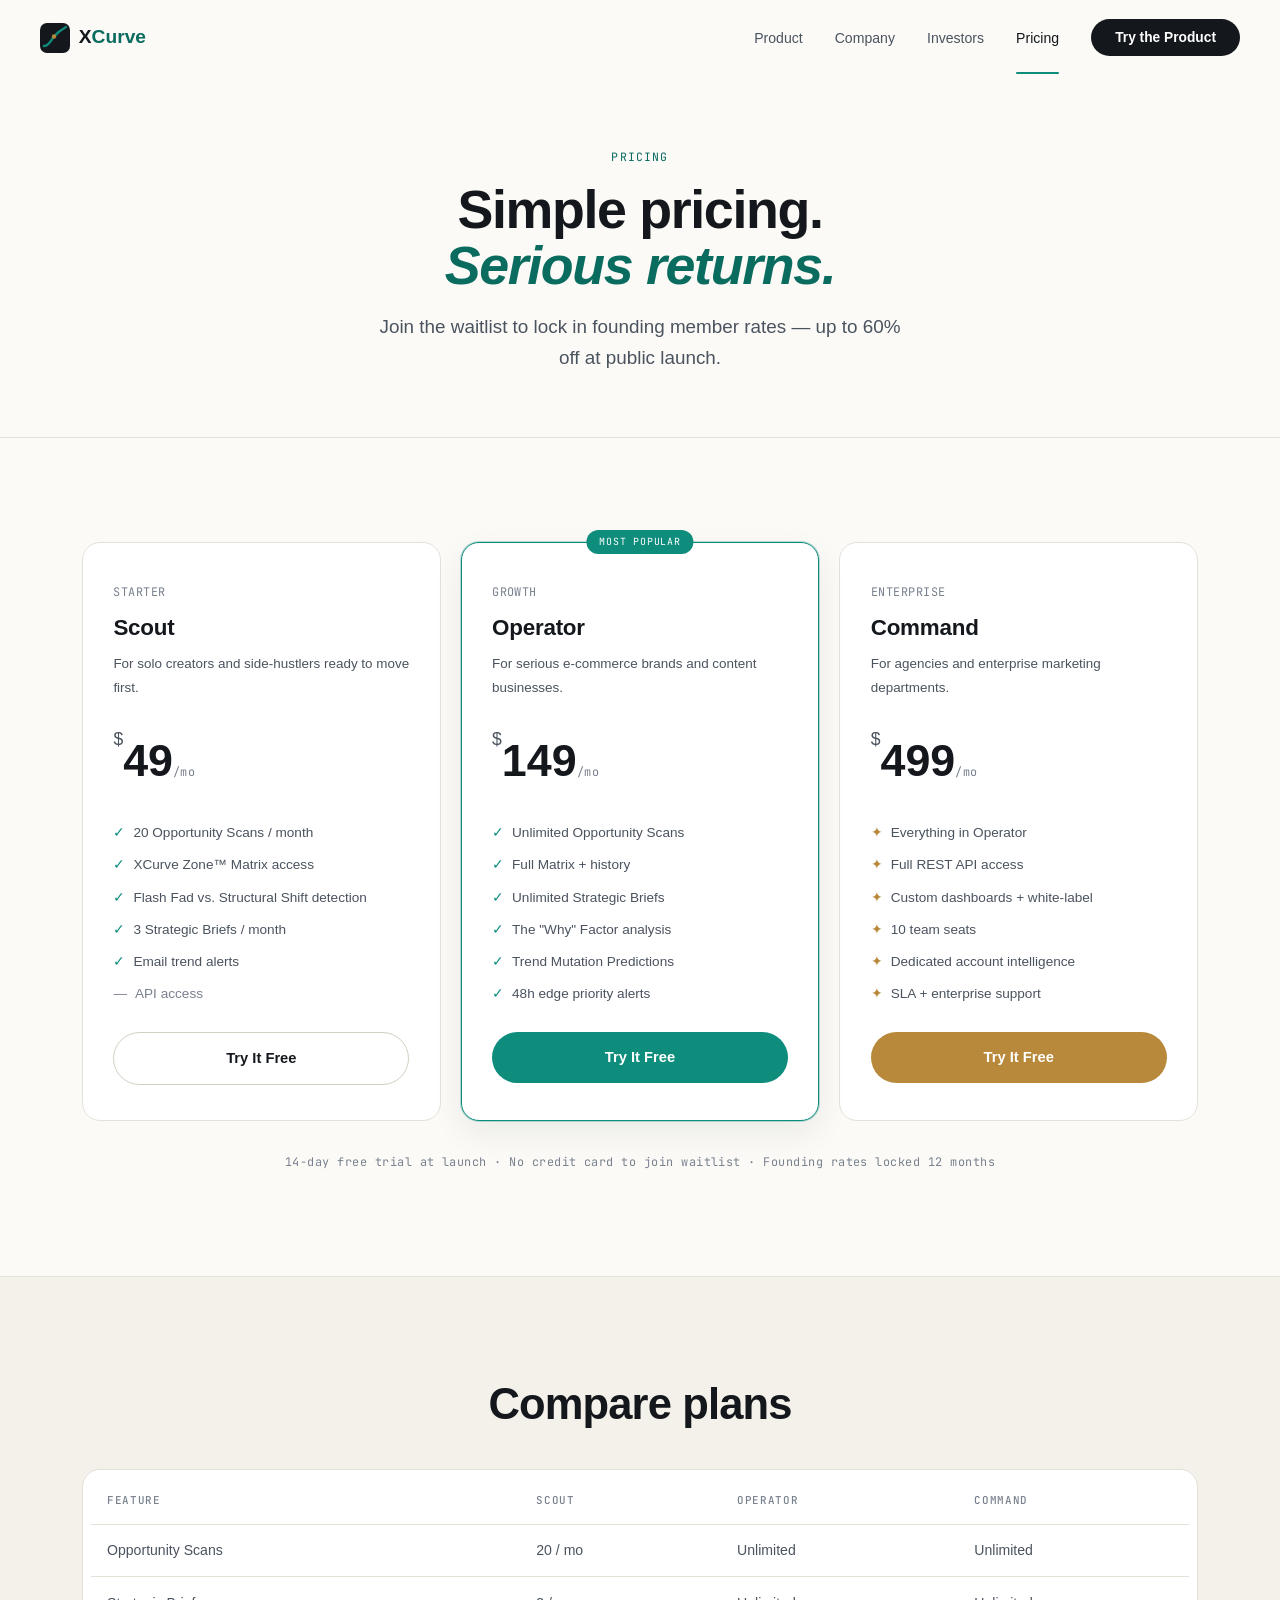
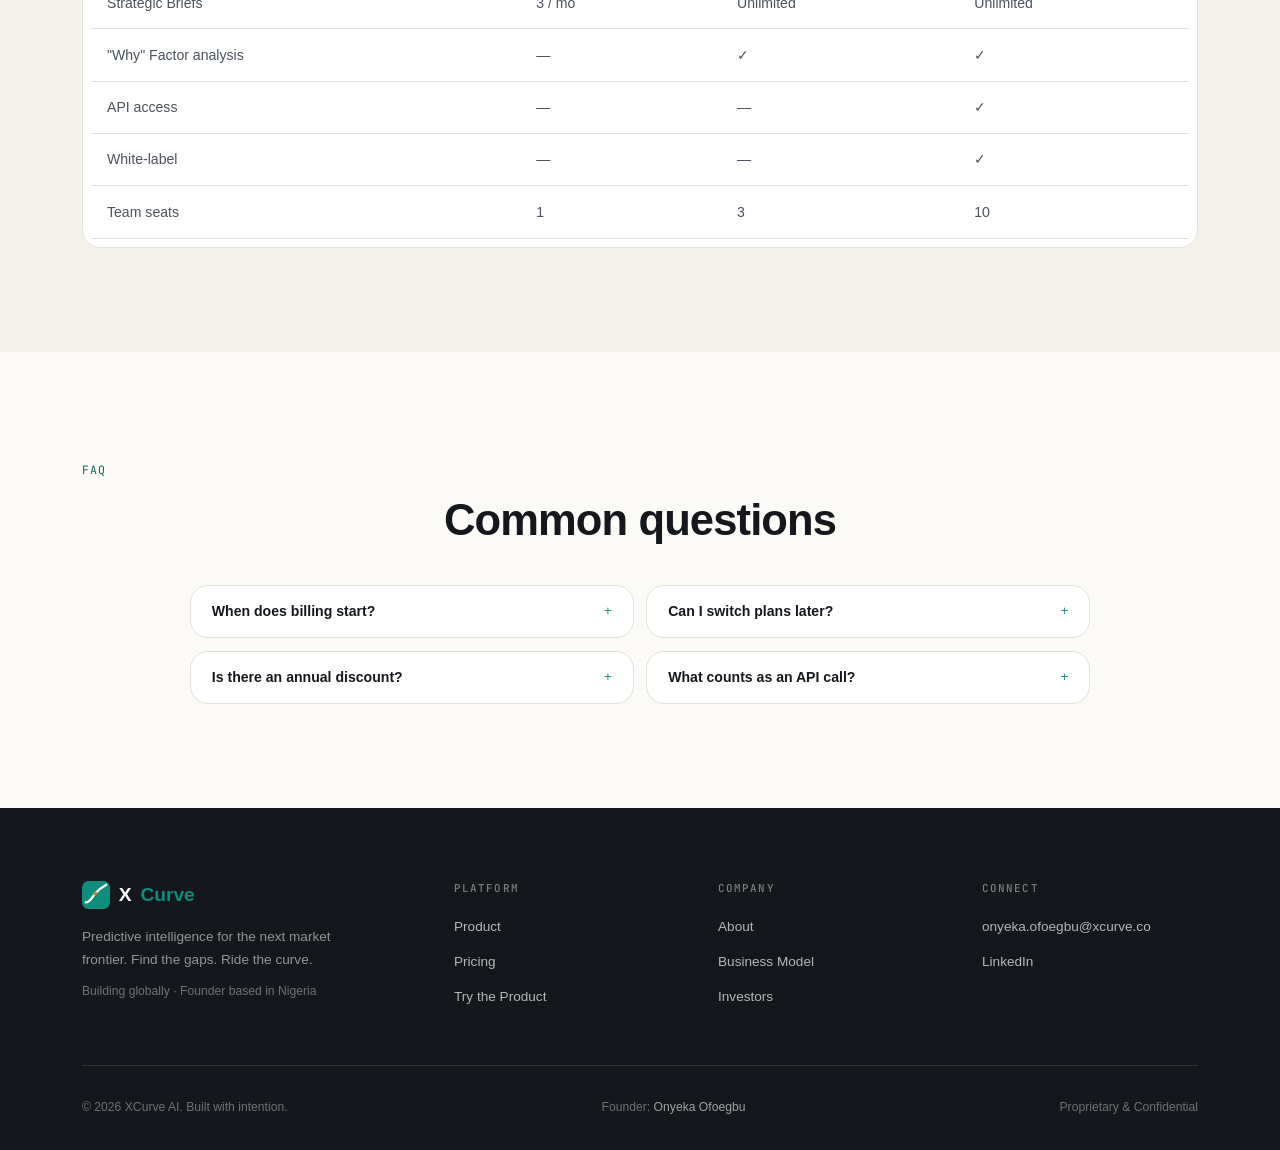
<file: pricing.html>
<!DOCTYPE html>
<html lang="en">
<head>
<meta charset="UTF-8" />
<meta name="viewport" content="width=device-width, initial-scale=1.0" />
<title>Pricing — XCurve AI</title>
<meta name="description" content="Simple, tiered pricing for XCurve AI — from solo creators to enterprise marketing teams. Join the waitlist to lock founding member rates." />
<meta name="theme-color" content="#0E8C7C" />
<link rel="icon" type="image/svg+xml" href="data:image/svg+xml,<svg xmlns='http://www.w3.org/2000/svg' viewBox='0 0 32 32'><rect width='32' height='32' rx='7' fill='%23FBFAF7'/><path d='M4 24C10 24 12 18 16 14 20 10 22 9 28 5' fill='none' stroke='%230E8C7C' stroke-width='3' stroke-linecap='round'/><circle cx='16' cy='14' r='2.5' fill='%23B8893B'/></svg>" />
<link rel="preconnect" href="https://api.fontshare.com" crossorigin />
<link rel="preconnect" href="https://fonts.googleapis.com" crossorigin />
<link rel="stylesheet" href="./xcurve.css" />
</head>
<body>

<nav id="nav">
  <a href="index.html" class="nav__logo">
    <svg width="30" height="30" viewBox="0 0 30 30" fill="none"><rect width="30" height="30" rx="7" fill="#14181D"/><path d="M4 23C9 23 11 17 14 13.5 17 10 19 8 26 4" stroke="#0E8C7C" stroke-width="2.4" stroke-linecap="round" fill="none"/><circle cx="14" cy="13.5" r="2.2" fill="#B8893B"/></svg>
    <span>X<em>Curve</em></span>
  </a>
  <ul class="nav__links" id="nav-links">
    <li><a href="product.html">Product</a></li>
    <li><a href="company.html">Company</a></li>
    <li><a href="investors.html">Investors</a></li>
    <li><a href="pricing.html">Pricing</a></li>
    <li><a href="demo.html" class="nav__cta">Try the Product</a></li>
  </ul>
  <button class="nav__burger" id="nav-burger" aria-label="Toggle menu"><span></span><span></span><span></span></button>
</nav>

<header class="page-hero" style="text-align:center;">
  <div class="wrap" style="max-width:600px; margin:0 auto;">
    <p class="page-hero__kicker" style="justify-content:center; display:flex;">Pricing</p>
    <h1 class="h-display" style="font-size:clamp(2.4rem,4.2vw,3.4rem);">Simple pricing. <span class="italic txt-teal">Serious returns.</span></h1>
    <p class="lede" style="margin:1.1rem auto 0; text-align:center;">Join the waitlist to lock in founding member rates — up to 60% off at public launch.</p>
  </div>
</header>

<section class="section-pad">
  <div class="wrap">
    <div class="g-3" style="gap:1.25rem;">

      <div class="card reveal" style="padding:2.2rem 1.9rem;">
        <span class="fine">STARTER</span>
        <h3 style="font-family:var(--f-display); font-size:1.4rem; font-weight:700; margin:.4rem 0;">Scout</h3>
        <p class="body-text" style="font-size:.84rem; margin-bottom:1.6rem;">For solo creators and side-hustlers ready to move first.</p>
        <div style="margin-bottom:1.6rem;"><span style="font-size:1.1rem; color:var(--ink-soft); vertical-align:top;">$</span><span style="font-family:var(--f-display); font-size:2.8rem; font-weight:700;">49</span><span class="fine">/mo</span></div>
        <ul style="display:flex; flex-direction:column; gap:.65rem; margin-bottom:1.7rem;">
          <li style="display:flex; gap:.5rem; font-size:.85rem; color:var(--ink-soft);"><span style="color:var(--teal);">✓</span> 20 Opportunity Scans / month</li>
          <li style="display:flex; gap:.5rem; font-size:.85rem; color:var(--ink-soft);"><span style="color:var(--teal);">✓</span> XCurve Zone™ Matrix access</li>
          <li style="display:flex; gap:.5rem; font-size:.85rem; color:var(--ink-soft);"><span style="color:var(--teal);">✓</span> Flash Fad vs. Structural Shift detection</li>
          <li style="display:flex; gap:.5rem; font-size:.85rem; color:var(--ink-soft);"><span style="color:var(--teal);">✓</span> 3 Strategic Briefs / month</li>
          <li style="display:flex; gap:.5rem; font-size:.85rem; color:var(--ink-soft);"><span style="color:var(--teal);">✓</span> Email trend alerts</li>
          <li style="display:flex; gap:.5rem; font-size:.85rem; color:var(--ink-faint);"><span>—</span> API access</li>
        </ul>
        <a href="demo.html" class="btn btn--ghost" style="width:100%; justify-content:center;">Try It Free</a>
      </div>

      <div class="card reveal price-featured" style="padding:2.2rem 1.9rem; border-color:var(--teal); position:relative;">
        <div style="position:absolute; top:-13px; left:50%; transform:translateX(-50%); background:var(--teal); color:#fff; font-family:var(--f-mono); font-size:.62rem; letter-spacing:.08em; text-transform:uppercase; padding:.25rem .8rem; border-radius:var(--r-pill);">Most Popular</div>
        <span class="fine">GROWTH</span>
        <h3 style="font-family:var(--f-display); font-size:1.4rem; font-weight:700; margin:.4rem 0;">Operator</h3>
        <p class="body-text" style="font-size:.84rem; margin-bottom:1.6rem;">For serious e-commerce brands and content businesses.</p>
        <div style="margin-bottom:1.6rem;"><span style="font-size:1.1rem; color:var(--ink-soft); vertical-align:top;">$</span><span style="font-family:var(--f-display); font-size:2.8rem; font-weight:700;">149</span><span class="fine">/mo</span></div>
        <ul style="display:flex; flex-direction:column; gap:.65rem; margin-bottom:1.7rem;">
          <li style="display:flex; gap:.5rem; font-size:.85rem; color:var(--ink-soft);"><span style="color:var(--teal);">✓</span> Unlimited Opportunity Scans</li>
          <li style="display:flex; gap:.5rem; font-size:.85rem; color:var(--ink-soft);"><span style="color:var(--teal);">✓</span> Full Matrix + history</li>
          <li style="display:flex; gap:.5rem; font-size:.85rem; color:var(--ink-soft);"><span style="color:var(--teal);">✓</span> Unlimited Strategic Briefs</li>
          <li style="display:flex; gap:.5rem; font-size:.85rem; color:var(--ink-soft);"><span style="color:var(--teal);">✓</span> The "Why" Factor analysis</li>
          <li style="display:flex; gap:.5rem; font-size:.85rem; color:var(--ink-soft);"><span style="color:var(--teal);">✓</span> Trend Mutation Predictions</li>
          <li style="display:flex; gap:.5rem; font-size:.85rem; color:var(--ink-soft);"><span style="color:var(--teal);">✓</span> 48h edge priority alerts</li>
        </ul>
        <a href="demo.html" class="btn btn--teal" style="width:100%; justify-content:center;">Try It Free</a>
      </div>

      <div class="card reveal" style="padding:2.2rem 1.9rem;">
        <span class="fine">ENTERPRISE</span>
        <h3 style="font-family:var(--f-display); font-size:1.4rem; font-weight:700; margin:.4rem 0;">Command</h3>
        <p class="body-text" style="font-size:.84rem; margin-bottom:1.6rem;">For agencies and enterprise marketing departments.</p>
        <div style="margin-bottom:1.6rem;"><span style="font-size:1.1rem; color:var(--ink-soft); vertical-align:top;">$</span><span style="font-family:var(--f-display); font-size:2.8rem; font-weight:700;">499</span><span class="fine">/mo</span></div>
        <ul style="display:flex; flex-direction:column; gap:.65rem; margin-bottom:1.7rem;">
          <li style="display:flex; gap:.5rem; font-size:.85rem; color:var(--ink-soft);"><span style="color:var(--gold);">✦</span> Everything in Operator</li>
          <li style="display:flex; gap:.5rem; font-size:.85rem; color:var(--ink-soft);"><span style="color:var(--gold);">✦</span> Full REST API access</li>
          <li style="display:flex; gap:.5rem; font-size:.85rem; color:var(--ink-soft);"><span style="color:var(--gold);">✦</span> Custom dashboards + white-label</li>
          <li style="display:flex; gap:.5rem; font-size:.85rem; color:var(--ink-soft);"><span style="color:var(--gold);">✦</span> 10 team seats</li>
          <li style="display:flex; gap:.5rem; font-size:.85rem; color:var(--ink-soft);"><span style="color:var(--gold);">✦</span> Dedicated account intelligence</li>
          <li style="display:flex; gap:.5rem; font-size:.85rem; color:var(--ink-soft);"><span style="color:var(--gold);">✦</span> SLA + enterprise support</li>
        </ul>
        <a href="demo.html" class="btn btn--gold" style="width:100%; justify-content:center;">Try It Free</a>
      </div>

    </div>
    <p class="fine" style="text-align:center; margin-top:2rem;">14-day free trial at launch · No credit card to join waitlist · Founding rates locked 12 months</p>
  </div>
</section>

<!-- ── COMPARISON TABLE ── -->
<section class="section-pad" style="background:var(--paper-dim); border-top:1px solid var(--line);">
  <div class="wrap">
    <h2 class="h-section reveal" style="text-align:center; max-width:500px; margin:0 auto 2.5rem;">Compare plans</h2>
    <div class="card" style="overflow-x:auto; padding:.5rem;">
      <table class="xc-table">
        <thead><tr><th>Feature</th><th>Scout</th><th>Operator</th><th>Command</th></tr></thead>
        <tbody>
          <tr><td>Opportunity Scans</td><td>20 / mo</td><td>Unlimited</td><td>Unlimited</td></tr>
          <tr><td>Strategic Briefs</td><td>3 / mo</td><td>Unlimited</td><td>Unlimited</td></tr>
          <tr><td>"Why" Factor analysis</td><td>—</td><td>✓</td><td>✓</td></tr>
          <tr><td>API access</td><td>—</td><td>—</td><td>✓</td></tr>
          <tr><td>White-label</td><td>—</td><td>—</td><td>✓</td></tr>
          <tr><td>Team seats</td><td>1</td><td>3</td><td>10</td></tr>
        </tbody>
      </table>
    </div>
  </div>
</section>

<!-- ── FAQ ── -->
<section class="section-pad">
  <div class="wrap">
    <p class="eyebrow eyebrow--center" style="justify-content:center;">FAQ</p>
    <h2 class="h-section reveal" style="text-align:center; max-width:500px; margin:0 auto 2.5rem;">Common questions</h2>
    <div class="g-2" style="gap:.8rem; max-width:900px; margin:0 auto;">
      <div class="faq-item card" style="overflow:hidden;">
        <button class="faq-q" style="width:100%; display:flex; justify-content:space-between; padding:1.1rem 1.3rem; text-align:left;"><span style="font-family:var(--f-display); font-weight:700; font-size:.88rem;">When does billing start?</span><span class="faq-chevron" style="color:var(--teal);">+</span></button>
        <div class="faq-a" style="max-height:0; overflow:hidden; transition:max-height .4s var(--ease-out); font-size:.85rem; color:var(--ink-soft);"><p style="padding:0 1.3rem 1.1rem;">Not until public launch. Joining the waitlist requires no payment information.</p></div>
      </div>
      <div class="faq-item card" style="overflow:hidden;">
        <button class="faq-q" style="width:100%; display:flex; justify-content:space-between; padding:1.1rem 1.3rem; text-align:left;"><span style="font-family:var(--f-display); font-weight:700; font-size:.88rem;">Can I switch plans later?</span><span class="faq-chevron" style="color:var(--teal);">+</span></button>
        <div class="faq-a" style="max-height:0; overflow:hidden; transition:max-height .4s var(--ease-out); font-size:.85rem; color:var(--ink-soft);"><p style="padding:0 1.3rem 1.1rem;">Yes — plans will be fully flexible to upgrade or downgrade at any time after launch.</p></div>
      </div>
      <div class="faq-item card" style="overflow:hidden;">
        <button class="faq-q" style="width:100%; display:flex; justify-content:space-between; padding:1.1rem 1.3rem; text-align:left;"><span style="font-family:var(--f-display); font-weight:700; font-size:.88rem;">Is there an annual discount?</span><span class="faq-chevron" style="color:var(--teal);">+</span></button>
        <div class="faq-a" style="max-height:0; overflow:hidden; transition:max-height .4s var(--ease-out); font-size:.85rem; color:var(--ink-soft);"><p style="padding:0 1.3rem 1.1rem;">We plan to offer annual billing with a discount at launch — final terms to be confirmed.</p></div>
      </div>
      <div class="faq-item card" style="overflow:hidden;">
        <button class="faq-q" style="width:100%; display:flex; justify-content:space-between; padding:1.1rem 1.3rem; text-align:left;"><span style="font-family:var(--f-display); font-weight:700; font-size:.88rem;">What counts as an API call?</span><span class="faq-chevron" style="color:var(--teal);">+</span></button>
        <div class="faq-a" style="max-height:0; overflow:hidden; transition:max-height .4s var(--ease-out); font-size:.85rem; color:var(--ink-soft);"><p style="padding:0 1.3rem 1.1rem;">Each programmatic request to retrieve a score, brief, or matrix dataset. Full docs ship with the Command plan.</p></div>
      </div>
    </div>
  </div>
</section>

<footer>
  <div class="wrap">
    <div class="footer-grid">
      <div>
        <a href="index.html" class="footer-brand">
          <svg width="28" height="28" viewBox="0 0 30 30" fill="none"><rect width="30" height="30" rx="7" fill="#0E8C7C"/><path d="M4 23C9 23 11 17 14 13.5 17 10 19 8 26 4" stroke="#FBFAF7" stroke-width="2.4" stroke-linecap="round" fill="none"/><circle cx="14" cy="13.5" r="2.2" fill="#B8893B"/></svg>
          X<em>Curve</em>
        </a>
        <p class="footer-desc">Predictive intelligence for the next market frontier. Find the gaps. Ride the curve.</p>
        <p class="footer-locale">Building globally · Founder based in Nigeria</p>
      </div>
      <div class="footer-col"><h4>Platform</h4><ul><li><a href="product.html">Product</a></li><li><a href="pricing.html">Pricing</a></li><li><a href="demo.html">Try the Product</a></li></ul></div>
      <div class="footer-col"><h4>Company</h4><ul><li><a href="company.html">About</a></li><li><a href="company.html#business-model">Business Model</a></li><li><a href="investors.html">Investors</a></li></ul></div>
      <div class="footer-col"><h4>Connect</h4><ul><li><a href="mailto:onyeka.ofoegbu@xcurve.co">onyeka.ofoegbu@xcurve.co</a></li><li><a href="https://www.linkedin.com/in/onyeka-ofoegbu-446b8630a/" target="_blank" rel="noopener">LinkedIn</a></li></ul></div>
    </div>
    <div class="footer-bottom">
      <p>© 2026 XCurve AI. Built with intention.</p>
      <p>Founder: <a href="https://www.linkedin.com/in/onyeka-ofoegbu-446b8630a/" target="_blank" rel="noopener">Onyeka Ofoegbu</a></p>
      <p>Proprietary &amp; Confidential</p>
    </div>
  </div>
</footer>

<script src="./shared.js"></script>
<script>
  document.querySelectorAll('.faq-q').forEach(btn => {
    btn.addEventListener('click', () => {
      const item = btn.closest('.faq-item');
      const ans = item.querySelector('.faq-a');
      const isOpen = item.classList.contains('open');
      document.querySelectorAll('.faq-item.open').forEach(i => { i.classList.remove('open'); i.querySelector('.faq-a').style.maxHeight = '0'; });
      if (!isOpen) { item.classList.add('open'); ans.style.maxHeight = ans.scrollHeight + 'px'; }
    });
  });
</script>
</body>
</html>
</file>
<file: xcurve.css>
/* ================================================================
   XCurve AI — Design System v2
   Editorial Instrument · warm paper, ink, teal + gold signal
   Typography: Clash Display (headlines) · Satoshi (body) · JetBrains Mono (data)
   ================================================================ */

@import url('https://api.fontshare.com/v2/css?f[]=clash-display@400,500,600,700&f[]=satoshi@400,500,600,700,900&display=swap');
@import url('https://fonts.googleapis.com/css2?family=JetBrains+Mono:wght@400;500;600&display=swap');

:root {
  /* surfaces */
  --paper:      #FBFAF7;
  --paper-dim:  #F3F1EA;
  --card:       #FFFFFF;
  --ink:        #14181D;
  --ink-soft:   #4A535E;
  --ink-faint:  #79818E;
  --line:       #E4E1D8;
  --line-strong:#D2CEC0;

  /* signal colors */
  --teal:       #0E8C7C;
  --teal-deep:  #0A6B5F;
  --teal-tint:  #E4F2EF;
  --teal-line:  rgba(14,140,124,.28);

  --gold:       #B8893B;
  --gold-deep:  #8F6A2A;
  --gold-tint:  #FAF1E1;

  --red:        #C04A41;
  --red-tint:   #FBEDEA;

  /* type */
  --f-display: 'Clash Display', 'Satoshi', -apple-system, 'Segoe UI', sans-serif;
  --f-body:    'Satoshi', -apple-system, 'Segoe UI', Helvetica, Arial, sans-serif;
  --f-mono:    'JetBrains Mono', monospace;

  /* radii */
  --r1: 6px; --r2: 12px; --r3: 18px; --r4: 26px; --r-pill: 100px;

  /* motion — distinct eases for distinct purposes */
  --ease:       cubic-bezier(.4,0,.2,1);
  --ease-out:   cubic-bezier(.16,1,.3,1);
  --ease-spring:cubic-bezier(.34,1.56,.64,1);
  --t1: .18s; --t2: .32s; --t3: .6s; --t4: .9s;

  /* shadows — soft, warm-tinted, premium */
  --shadow-sm: 0 2px 8px rgba(20,24,29,.04);
  --shadow-md: 0 12px 32px rgba(20,24,29,.07);
  --shadow-lg: 0 24px 64px rgba(20,24,29,.10);
  --shadow-teal: 0 14px 36px rgba(14,140,124,.18);
  --shadow-gold: 0 14px 36px rgba(184,137,59,.18);

  --max-w: 1180px;
  --nav-h: 76px;
}

*, *::before, *::after { box-sizing: border-box; margin: 0; padding: 0; }
html { scroll-behavior: smooth; font-size: 16px; -webkit-text-size-adjust: 100%; }
body {
  font-family: var(--f-body);
  background: var(--paper);
  color: var(--ink);
  line-height: 1.6;
  overflow-x: hidden;
  -webkit-font-smoothing: antialiased;
  -moz-osx-font-smoothing: grayscale;
}
::selection { background: var(--teal); color: #fff; }
a { color: inherit; text-decoration: none; }
img { display: block; max-width: 100%; }
button { cursor: pointer; border: 0; background: none; font-family: inherit; color: inherit; }
ul { list-style: none; }
svg { display: block; }

:focus-visible {
  outline: 2px solid var(--teal);
  outline-offset: 3px;
  border-radius: 2px;
}

/* ── Layout helpers ─────────────────────────────────────────── */
.wrap { max-width: var(--max-w); margin: 0 auto; padding: 0 2rem; }
.section { position: relative; }
.section-pad { padding: 6.5rem 0; }
.section-pad-sm { padding: 4.5rem 0; }

.eyebrow {
  display: inline-flex; align-items: center; gap: .6rem;
  font-family: var(--f-mono); font-size: .72rem;
  color: var(--teal-deep); letter-spacing: .1em; text-transform: uppercase;
  margin-bottom: 1.1rem;
}
.eyebrow::before {
  content: '';
  width: 22px; height: 1px;
  background: var(--teal);
  flex-shrink: 0;
}
.eyebrow--gold { color: var(--gold-deep); }
.eyebrow--gold::before { background: var(--gold); }
.eyebrow--center { justify-content: center; }
.eyebrow--center::before { display: none; }

h1, h2, h3, h4 { font-family: var(--f-display); font-weight: 600; letter-spacing: -.01em; color: var(--ink); }

.h-display {
  font-size: clamp(2.6rem, 5vw, 4.6rem);
  font-weight: 600; line-height: 1.03; letter-spacing: -.025em;
  color: var(--ink);
}
.h-section {
  font-size: clamp(2rem, 3.4vw, 2.9rem);
  font-weight: 600; line-height: 1.1; letter-spacing: -.02em;
  margin-bottom: 1.1rem;
  color: var(--ink);
}
.h-sub { font-family: var(--f-display); font-size: 1.4rem; font-weight: 600; margin-bottom: .6rem; color: var(--ink); }

.lede {
  font-size: 1.18rem; color: var(--ink-soft); line-height: 1.65;
  max-width: 600px;
}
.body-text { font-size: 1.02rem; color: var(--ink-soft); line-height: 1.75; max-width: 560px; }
.fine { font-family: var(--f-mono); font-size: .74rem; color: var(--ink-faint); letter-spacing: .04em; }

.italic { font-style: italic; }
.txt-teal { color: var(--teal-deep); }
.txt-gold { color: var(--gold-deep); }

/* ── Reveal — CSS-first, JS-enhanced ────────────────────────────
   Content is visible by default (.reveal alone = fully visible).
   Only once JS confirms it's running does it arm the animation
   via the .js-armed class on <html>, so a JS failure, slow
   connection, or blocked script can NEVER hide content.        */
.reveal { opacity: 1; transform: none; }
.js-armed .reveal {
  opacity: 0; transform: translateY(22px);
  transition: opacity var(--t3) var(--ease-out), transform var(--t3) var(--ease-out);
}
.js-armed .reveal.in { opacity: 1; transform: none; }

@media (prefers-reduced-motion: reduce) {
  .js-armed .reveal { opacity: 1; transform: none; transition: none; }
  html { scroll-behavior: auto; }
}

/* ── Hero entrance choreography (CSS-only, always plays) ──────
   Distinct from .reveal: this is a one-time page-load sequence,
   not scroll-triggered, so it doesn't depend on JS at all.      */
@keyframes hero-item-in {
  from { opacity: 0; transform: translateY(16px); }
  to   { opacity: 1; transform: none; }
}
.hero-enter__item {
  opacity: 0;
  animation: hero-item-in .8s var(--ease-out) forwards;
  animation-delay: var(--d, 0s);
}
@media (prefers-reduced-motion: reduce) {
  .hero-enter__item { opacity: 1; animation: none; }
}

@keyframes dot-pulse {
  0%   { box-shadow: 0 0 0 0 rgba(14,140,124,.5); }
  70%  { box-shadow: 0 0 0 8px rgba(14,140,124,0); }
  100% { box-shadow: 0 0 0 0 rgba(14,140,124,0); }
}
.pulse-dot { animation: dot-pulse 2.4s var(--ease) infinite; }

@keyframes svg-dot-pulse {
  0%, 100% { opacity: 1; r: 4.5; }
  50%      { opacity: .55; r: 6; }
}
.pulse-dot-svg { animation: svg-dot-pulse 2.4s var(--ease) infinite; transform-origin: center; }
@media (prefers-reduced-motion: reduce) {
  .pulse-dot, .pulse-dot-svg { animation: none; }
}

/* ── Buttons ────────────────────────────────────────────────── */
.btn {
  display: inline-flex; align-items: center; gap: .5rem;
  font-family: var(--f-body); font-size: .92rem; font-weight: 600;
  border-radius: var(--r-pill); padding: .85rem 1.7rem;
  transition: transform var(--t2) var(--ease-spring),
              box-shadow var(--t2) var(--ease),
              background var(--t2) var(--ease),
              border-color var(--t2) var(--ease),
              color var(--t2) var(--ease);
  white-space: nowrap;
  position: relative;
}
.btn:hover { transform: translateY(-2px); }
.btn:active { transform: translateY(0) scale(.98); }

.btn--primary { background: var(--ink); color: var(--paper); }
.btn--primary:hover { background: var(--teal-deep); box-shadow: var(--shadow-teal); }

.btn--teal { background: var(--teal); color: #fff; }
.btn--teal:hover { background: var(--teal-deep); box-shadow: var(--shadow-teal); }

.btn--ghost { background: transparent; color: var(--ink); border: 1.5px solid var(--line-strong); }
.btn--ghost:hover { border-color: var(--teal); color: var(--teal-deep); background: var(--teal-tint); }

.btn--gold { background: var(--gold); color: #fff; }
.btn--gold:hover { background: var(--gold-deep); box-shadow: var(--shadow-gold); }

.btn--lg { padding: 1.05rem 2.2rem; font-size: 1rem; }

/* ── Nav ────────────────────────────────────────────────────── */
#nav {
  position: fixed; top: 0; left: 0; right: 0;
  height: var(--nav-h);
  display: flex; align-items: center; justify-content: space-between;
  padding: 0 2.5rem;
  z-index: 1000;
  background: rgba(251,250,247,.88);
  backdrop-filter: blur(18px) saturate(150%);
  -webkit-backdrop-filter: blur(18px) saturate(150%);
  border-bottom: 1px solid transparent;
  transition: border-color var(--t2) var(--ease), box-shadow var(--t2) var(--ease);
}
#nav.nav--scrolled { border-color: var(--line); box-shadow: var(--shadow-sm); }

/* Logo */
.nav__logo {
  display: flex; align-items: center; gap: .55rem;
  font-family: var(--f-display); font-weight: 600; font-size: 1.2rem;
  color: var(--ink); transition: opacity var(--t2); flex-shrink: 0;
}
.nav__logo:hover { opacity: .7; }
.nav__logo em { font-style: normal; color: var(--teal-deep); }

/* Desktop links list */
.nav__links {
  display: flex; align-items: center; gap: 2rem; list-style: none;
}

/* Every nav link — base state */
.nav__links li a {
  font-family: var(--f-body); font-size: .88rem; font-weight: 500;
  color: var(--ink-soft); text-decoration: none;
  transition: color var(--t2) var(--ease);
  position: relative; padding: 4px 0; white-space: nowrap;
}
.nav__links li a:hover,
.nav__links li a.is-active { color: var(--ink); }

/* Underline indicator — plain links only */
.nav__links li a::after {
  content: ''; position: absolute; bottom: -24px; left: 0; right: 0;
  height: 2px; background: var(--teal); border-radius: 2px;
  transform: scaleX(0); transform-origin: left;
  transition: transform var(--t2) var(--ease-out);
}
.nav__links li a:hover::after,
.nav__links li a.is-active::after { transform: scaleX(1); }

/* CTA pill — entirely separate, no underline */
.nav__links li a.nav__cta {
  display: inline-flex; align-items: center; justify-content: center;
  gap: .4rem;
  background: var(--ink); color: #fff;
  font-weight: 600; font-size: .86rem;
  padding: .75rem 1.5rem; border-radius: var(--r-pill);
  line-height: 1; white-space: nowrap;
  /* reset anything the base rule set */
  border: none;
  transition: background var(--t2) var(--ease),
              transform var(--t2) var(--ease-spring),
              box-shadow var(--t2) var(--ease);
}
.nav__links li a.nav__cta::after { display: none !important; }
.nav__links li a.nav__cta:hover {
  color: #fff; background: var(--teal-deep);
  transform: translateY(-2px); box-shadow: var(--shadow-teal);
}

/* Burger — hidden on desktop */
.nav__burger {
  display: none; flex-direction: column; justify-content: center;
  gap: 5px; padding: 8px; background: none; border: none; cursor: pointer;
  z-index: 1001; flex-shrink: 0;
}
.nav__burger span {
  display: block; width: 22px; height: 2px;
  background: var(--ink); border-radius: 2px;
  transition: transform var(--t2) var(--ease), opacity var(--t2) var(--ease);
  transform-origin: center;
}
.nav__burger.open span:nth-child(1) { transform: translateY(7px) rotate(45deg); }
.nav__burger.open span:nth-child(2) { opacity: 0; transform: scaleX(0); }
.nav__burger.open span:nth-child(3) { transform: translateY(-7px) rotate(-45deg); }

/* ── Mobile nav ─────────────────────────────────────────────── */
@media (max-width: 768px) {
  #nav { padding: 0 1.25rem; background: #FBFAF7; backdrop-filter: none; -webkit-backdrop-filter: none; }
  .nav__burger { display: flex; }

  /* Drawer — always in DOM, animated in/out via visibility+opacity */
  .nav__links {
    position: fixed;
    top: 0; left: 0; right: 0; bottom: 0;
    padding-top: var(--nav-h);        /* push content below the nav bar */
    flex-direction: column;
    align-items: stretch;
    justify-content: flex-start;
    padding-left: 1.5rem;
    padding-right: 1.5rem;
    padding-bottom: 2.5rem;

    /* Fully opaque — no transparency, no backdrop-filter bleed */
    background: #FBFAF7;
    backdrop-filter: none !important;
    -webkit-backdrop-filter: none !important;

    border-top: 1px solid #E4E1D8;
    z-index: 1001;   /* above the nav bar (z-index 1000) so it covers it */

    /* Hidden state */
    visibility: hidden;
    pointer-events: none;
    opacity: 0;
    transform: translateY(-6px);
    transition: opacity .28s ease,
                transform .28s ease,
                visibility 0s linear .28s;

    display: flex !important;
  }

  .nav__links.open {
    visibility: visible;
    pointer-events: auto;
    opacity: 1;
    transform: translateY(0);
    transition: opacity .28s ease,
                transform .28s ease,
                visibility 0s linear 0s;
  }

  /* List items — full-width, separated by hairlines */
  .nav__links li {
    width: 100%;
    border-bottom: 1px solid #E4E1D8;
  }
  .nav__links li:last-child { border-bottom: none; }

  /* Text links — large comfortable tap targets */
  .nav__links li a {
    display: block;
    padding: 1.1rem 0;
    font-size: 1.05rem;
    font-weight: 500;
    color: #14181D;
    background: transparent;
  }
  .nav__links li a::after { display: none !important; }
  .nav__links li a:hover { color: #0E8C7C; }

  /* CTA button at the bottom — clearly distinct from text links */
  .nav__links li a.nav__cta {
    display: block;
    text-align: center;
    margin-top: 1.5rem;
    padding: 1rem 1.5rem;
    font-size: 1rem;
    font-weight: 600;
    border-radius: 12px;
    background: #14181D;
    color: #FBFAF7 !important;
  }
  .nav__links li a.nav__cta:hover {
    background: #0A6B5F;
    transform: none;
    box-shadow: none;
  }
}

/* ── Cards ──────────────────────────────────────────────────── */
.card {
  background: var(--card);
  border: 1px solid var(--line);
  border-radius: var(--r3);
  transition: border-color var(--t2) var(--ease), box-shadow var(--t3) var(--ease-out), transform var(--t3) var(--ease-out);
}
.card:hover { border-color: var(--line-strong); box-shadow: var(--shadow-md); transform: translateY(-4px); }

.tag {
  display: inline-flex; align-items: center; gap: .4rem;
  font-family: var(--f-mono); font-size: .65rem; letter-spacing: .08em; text-transform: uppercase;
  padding: .25rem .6rem; border-radius: var(--r1);
  background: var(--teal-tint); color: var(--teal-deep);
}
.tag--gold { background: var(--gold-tint); color: var(--gold-deep); }

/* ── Curve motif (signature element) ───────────────────────── */
.curve-divider { display: block; width: 100%; height: auto; }
.curve-divider path { vector-effect: non-scaling-stroke; }

@keyframes curve-draw {
  from { stroke-dashoffset: var(--dash-len, 1000); }
  to   { stroke-dashoffset: 0; }
}
.curve-animated path {
  stroke-dasharray: var(--dash-len, 1000);
  stroke-dashoffset: var(--dash-len, 1000);
  animation: curve-draw 2.4s var(--ease-out) .3s forwards;
}
@media (prefers-reduced-motion: reduce) {
  .curve-animated path { animation: none; stroke-dashoffset: 0; }
}

/* ── Footer ─────────────────────────────────────────────────── */
footer { background: var(--ink); color: rgba(251,250,247,.75); padding: 4.5rem 0 2rem; }
.footer-grid { display: grid; grid-template-columns: 1.5fr 1fr 1fr 1fr; gap: 3rem; margin-bottom: 3.5rem; }
.footer-brand { display: flex; align-items: center; gap: .55rem; font-family: var(--f-display); font-weight: 600; font-size: 1.2rem; color: #fff; margin-bottom: .9rem; transition: opacity var(--t2); }
.footer-brand:hover { opacity: .8; }
.footer-brand em { font-style: normal; color: var(--teal); }
.footer-desc { font-size: .85rem; line-height: 1.7; max-width: 260px; color: rgba(251,250,247,.55); }
.footer-locale { font-size: .76rem; margin-top: .7rem; color: rgba(251,250,247,.4); }
.footer-col h4 { font-family: var(--f-mono); font-size: .68rem; font-weight: 500; letter-spacing: .1em; text-transform: uppercase; color: rgba(251,250,247,.45); margin-bottom: 1rem; }
.footer-col ul { display: flex; flex-direction: column; gap: .6rem; }
.footer-col a { font-size: .85rem; color: rgba(251,250,247,.7); transition: color var(--t2) var(--ease); }
.footer-col a:hover { color: var(--teal); }
.footer-bottom {
  display: flex; align-items: center; justify-content: space-between; flex-wrap: wrap; gap: 1rem;
  padding-top: 2rem; border-top: 1px solid rgba(251,250,247,.12);
  font-size: .76rem; color: rgba(251,250,247,.4);
}
.footer-bottom a { color: rgba(251,250,247,.6); transition: color var(--t2) var(--ease); }
.footer-bottom a:hover { color: var(--teal); }

/* ── Page hero (sub-pages, not full home hero) ─────────────── */
.page-hero { padding: calc(var(--nav-h) + 4.5rem) 0 4rem; border-bottom: 1px solid var(--line); }
.page-hero__kicker { font-family: var(--f-mono); font-size: .72rem; color: var(--teal-deep); letter-spacing: .1em; text-transform: uppercase; margin-bottom: 1rem; }

/* ── Stat blocks ────────────────────────────────────────────── */
.stat-block { display: flex; flex-direction: column; gap: .2rem; }
.stat-block .val { font-family: var(--f-display); font-size: 2.6rem; font-weight: 600; color: var(--ink); letter-spacing: -.02em; }
.stat-block .lbl { font-size: .78rem; color: var(--ink-faint); letter-spacing: .03em; }
.stat-block .note { font-family: var(--f-mono); font-size: .65rem; color: var(--ink-faint); margin-top: .15rem; }

/* ── Illustrative data disclaimer ──────────────────────────── */
.disclaimer {
  display: flex; gap: .6rem; align-items: flex-start;
  background: var(--gold-tint); border: 1px solid rgba(184,137,59,.22);
  border-radius: var(--r2); padding: .9rem 1.1rem;
  font-size: .82rem; color: var(--gold-deep); line-height: 1.55;
}

/* ── Form states (waitlist) ─────────────────────────────────── */
.field {
  background: var(--card); border: 1.5px solid var(--line-strong); border-radius: var(--r-pill);
  padding: .95rem 1.4rem; font-family: var(--f-body); font-size: .95rem; color: var(--ink);
  outline: none; transition: border-color var(--t2) var(--ease), box-shadow var(--t2) var(--ease);
  width: 100%;
}
.field:focus { border-color: var(--teal); box-shadow: 0 0 0 4px var(--teal-tint); }
.field.input--error { border-color: var(--red) !important; box-shadow: 0 0 0 4px var(--red-tint) !important; animation: shake .4s var(--ease); }
@keyframes shake {
  0%, 100% { transform: translateX(0); }
  20%, 60% { transform: translateX(-5px); }
  40%, 80% { transform: translateX(5px); }
}
.waitlist-success { opacity: 0; transform: translateY(8px); transition: opacity var(--t3) var(--ease-out), transform var(--t3) var(--ease-out); }
.waitlist-success.show { opacity: 1; transform: none; }

/* ── Responsive grid utilities ──────────────────────────────── */
.g-2   { display: grid; grid-template-columns: 1fr 1fr; }
.g-3   { display: grid; grid-template-columns: repeat(3, 1fr); }
.g-4   { display: grid; grid-template-columns: repeat(4, 1fr); }
.g-2-uneven    { display: grid; grid-template-columns: 1.15fr .85fr; }
.g-2-uneven-r  { display: grid; grid-template-columns: .8fr 1.2fr; }
.g-founder     { display: grid; grid-template-columns: 320px 1fr; }

/* ── Tables ─────────────────────────────────────────────────── */
.xc-table { width: 100%; border-collapse: collapse; }
.xc-table th, .xc-table td { text-align: left; padding: .9rem 1rem; border-bottom: 1px solid var(--line); font-size: .88rem; }
.xc-table th { font-family: var(--f-mono); font-size: .68rem; letter-spacing: .06em; text-transform: uppercase; color: var(--ink-faint); font-weight: 500; }
.xc-table td { color: var(--ink-soft); }

/* ── Featured pricing card: ambient glow + lift ────────────── */
.price-featured {
  box-shadow: 0 0 0 1px var(--teal-line), var(--shadow-md);
  animation: price-glow 4s var(--ease) infinite;
}
.price-featured:hover { transform: translateY(-6px); box-shadow: 0 0 0 1px var(--teal-line), var(--shadow-lg); }
@keyframes price-glow {
  0%, 100% { box-shadow: 0 0 0 1px var(--teal-line), var(--shadow-md); }
  50%      { box-shadow: 0 0 0 1px var(--teal-line), 0 16px 40px rgba(14,140,124,.12); }
}
@media (prefers-reduced-motion: reduce) {
  .price-featured { animation: none; }
}

/* ── Thesis cards (Investors page): accent underline on hover ─ */
.thesis-card { position: relative; overflow: hidden; }
.thesis-card::before {
  content: ''; position: absolute; top: 0; left: 0; right: 0; height: 3px;
  background: linear-gradient(90deg, var(--teal), var(--gold));
  transform: scaleX(0); transform-origin: left;
  transition: transform var(--t3) var(--ease-out);
}
.thesis-card:hover::before { transform: scaleX(1); }
.thesis-card .val { transition: color var(--t2) var(--ease); }
.thesis-card:hover .val { color: var(--teal-deep); }

/* ── Model row (Company business-model ledger sequence) ───────
   A numbered, left-bordered row that reads like ledger entries —
   distinct editorial signature for the business-model breakdown. */
.model-row { position: relative; padding-left: 2.4rem; border-left: 2px solid var(--line); transition: border-color var(--t3) var(--ease); }
.model-row:hover { border-color: var(--teal-line); }
.model-num {
  position: absolute; left: -1px; top: 0;
  transform: translateX(-50%);
  background: var(--paper-dim); padding: 0 .5rem 0 0;
  font-size: .85rem; font-weight: 600; color: var(--ink-faint);
  transition: color var(--t3) var(--ease);
}
.model-row:hover .model-num { color: var(--teal-deep); }

/* ── Matrix bubbles: stagger pop-in + live hover feel ──────── */
.matrix-bubble { opacity: 1; transform-origin: center; transition: transform .25s var(--ease-spring); }
.matrix-bubble:hover { transform: scale(1.25); cursor: pointer; }
.js-armed .matrix-bubble { opacity: 0; transform: scale(0); }
.js-armed .reveal.in .matrix-bubble {
  opacity: 1; transform: scale(1);
  transition: opacity .45s var(--ease-spring), transform .45s var(--ease-spring);
  transition-delay: calc(var(--n, 0) * .1s + .3s);
}
.js-armed .reveal.in .matrix-bubble:hover { transform: scale(1.25); transition-delay: 0s; }

/* ── Diagram node staggered entrance (signal flow, etc.) ───────
   Default fully visible (opacity:1) for no-JS safety; once a
   parent .reveal gets .in, nodes fade/scale in with a stagger. */
.diagram-node { opacity: 1; transform-origin: center; }
.js-armed .diagram-node { opacity: 0; transform: scale(.92); }
.js-armed .reveal.in .diagram-node {
  opacity: 1; transform: none;
  transition: opacity .5s var(--ease-out), transform .5s var(--ease-out);
  transition-delay: calc(var(--n, 0) * .15s + .2s);
}

/* ── Score fill bar (Curve-Fidelity gauge) ─────────────────────
   Defaults to full width so it's never broken without JS;
   JS narrows it to the real value and animates the fill in.    */
.score-fill { width: 87%; transition: width 1.1s var(--ease-out); }
.js-armed .score-fill { width: 0; }
.js-armed .reveal.in .score-fill { width: 87%; }

/* ── Hero floating photo accent ────────────────────────────────
   A small "polaroid" peeking out of the curve-preview card —
   adds human warmth beside the product visualization without
   competing with it for attention.                              */
.hero-photo-float {
  position: absolute;
  bottom: -1.6rem; left: -1.6rem;
  width: 132px;
  background: var(--card);
  border: 1px solid var(--line);
  border-radius: var(--r2);
  padding: 6px 6px 0;
  box-shadow: var(--shadow-lg);
  transform: rotate(-4deg);
  transition: transform var(--t3) var(--ease-out), box-shadow var(--t3) var(--ease);
}
.hero-photo-float:hover { transform: rotate(-1deg) scale(1.04); box-shadow: 0 28px 64px rgba(20,24,29,.16); }
.hero-photo-float img {
  width: 100%; aspect-ratio: 1/1; object-fit: cover;
  border-radius: calc(var(--r2) - 4px);
  display: block;
}
.hero-photo-float__tag {
  display: flex; align-items: center; gap: .35rem;
  font-family: var(--f-mono); font-size: .56rem; letter-spacing: .03em;
  color: var(--ink-soft); padding: .45rem .15rem .5rem;
  white-space: nowrap;
}
@media (max-width: 860px) {
  .hero-photo-float { left: 1rem; bottom: -1.4rem; width: 112px; }
}
@media (max-width: 480px) {
  .hero-photo-float { display: none; } /* avoid overlap clutter on small phones */
}

/* ── Image frames (hover zoom, premium photography treatment) ─ */
.img-frame { position: relative; }
.img-frame img { transition: transform var(--t4) var(--ease-out); }
.img-frame:hover img { transform: scale(1.045); }

/* ── Step cards (How It Works / numbered sequences) ─────────── */
.step-card { transition: transform var(--t3) var(--ease-out); cursor: default; }
.step-card:hover { transform: translateY(-5px); }
.step-card:hover .h-sub { color: var(--teal-deep); transition: color var(--t2) var(--ease); }

/* ── Hover micro-interactions for inline link arrows ───────── */
.link-arrow { display: inline-flex; align-items: center; gap: .4rem; transition: gap var(--t2) var(--ease); }
.link-arrow:hover { gap: .65rem; }

/* ── FAQ accordion shared visual ───────────────────────────── */
.faq-item { transition: border-color var(--t2) var(--ease); }
.faq-item:hover { border-color: var(--line-strong); }
.faq-chevron { transition: transform var(--t2) var(--ease-out); display: inline-block; }
.faq-item.open .faq-chevron { transform: rotate(45deg); color: var(--teal-deep); }

/* ── Responsive ─────────────────────────────────────────────── */
@media (max-width: 1180px) {
  .wrap { padding: 0 1.75rem; }
}

@media (max-width: 1024px) {
  .g-3, .g-4 { grid-template-columns: repeat(2, 1fr); }
  .footer-grid { grid-template-columns: 1fr 1fr; }
  .section-pad { padding: 5.5rem 0; }
  .h-display { font-size: clamp(2.3rem, 4.6vw, 3.6rem); }
}

@media (max-width: 860px) {
  .g-2, .g-2-uneven, .g-2-uneven-r, .g-founder { grid-template-columns: 1fr !important; gap: 2rem !important; }
  .g-founder > :first-child { max-width: 280px; }
}

@media (max-width: 768px) {
  .wrap { padding: 0 1.25rem; }
  .section-pad { padding: 4rem 0; }
  .section-pad-sm { padding: 3rem 0; }
  .footer-grid { grid-template-columns: 1fr; gap: 2.2rem; }
  .g-3, .g-4, .tab-panel { grid-template-columns: 1fr !important; gap: 1.5rem !important; }
  .h-display { font-size: clamp(2.1rem, 9vw, 2.8rem); }
  .h-section { font-size: clamp(1.7rem, 7vw, 2.2rem); }
  .lede { font-size: 1.05rem; }
  .btn--lg { padding: .9rem 1.8rem; font-size: .94rem; }
}

@media (max-width: 480px) {
  .wrap { padding: 0 1.1rem; }
  .section-pad { padding: 3.25rem 0; }
  .card { border-radius: var(--r2); }
}
</file>
